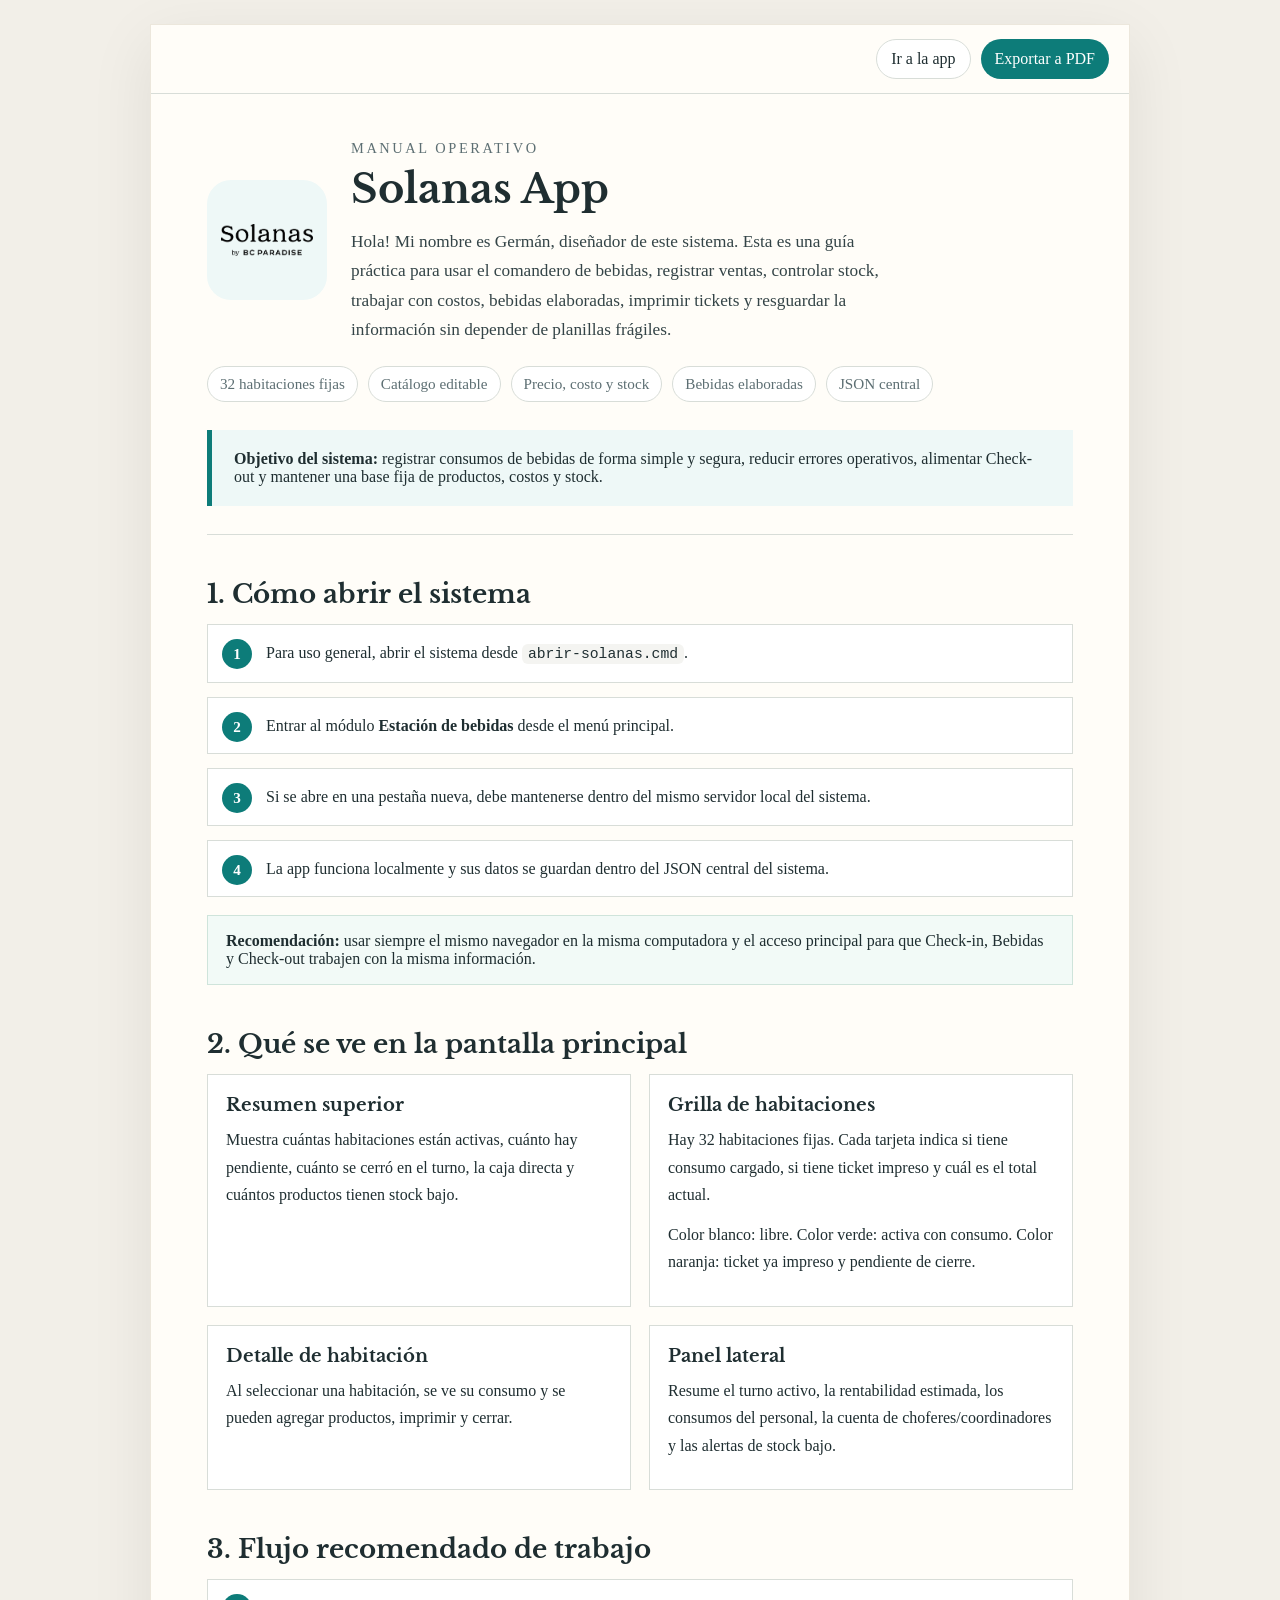
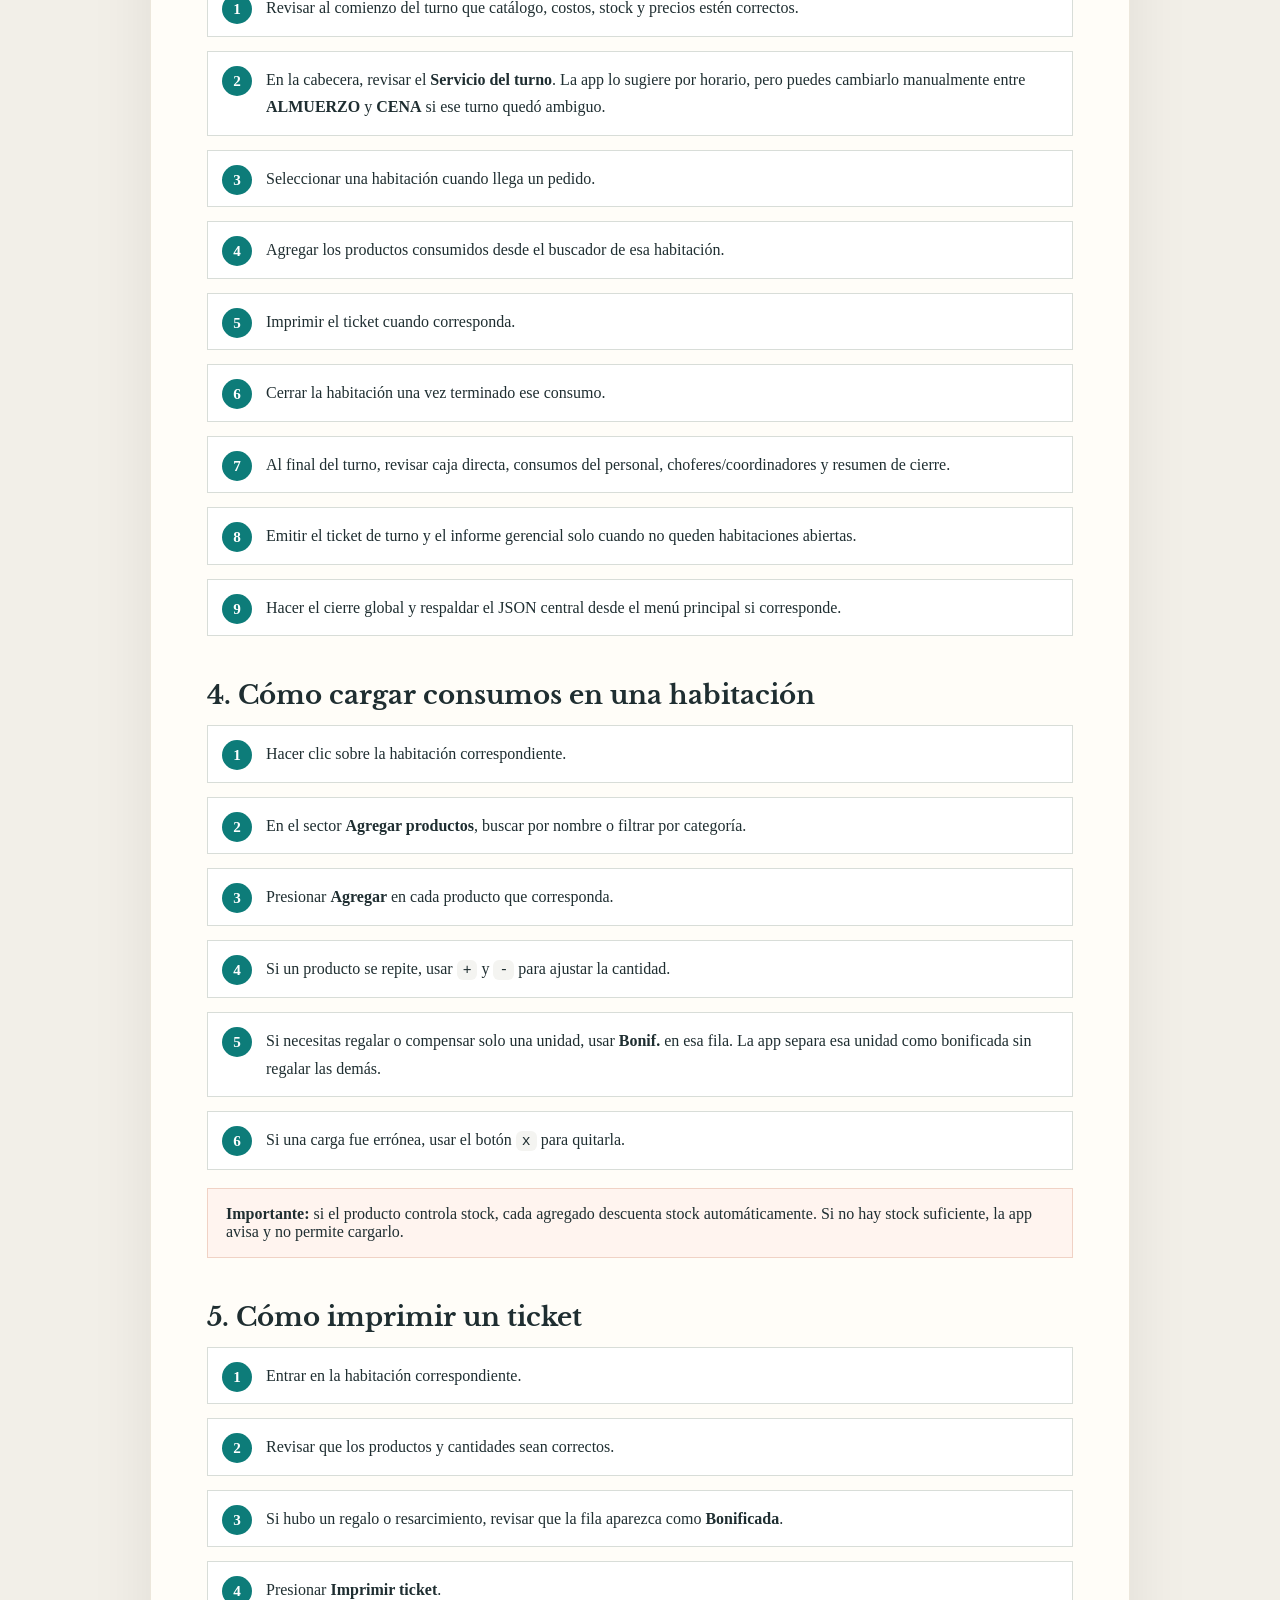
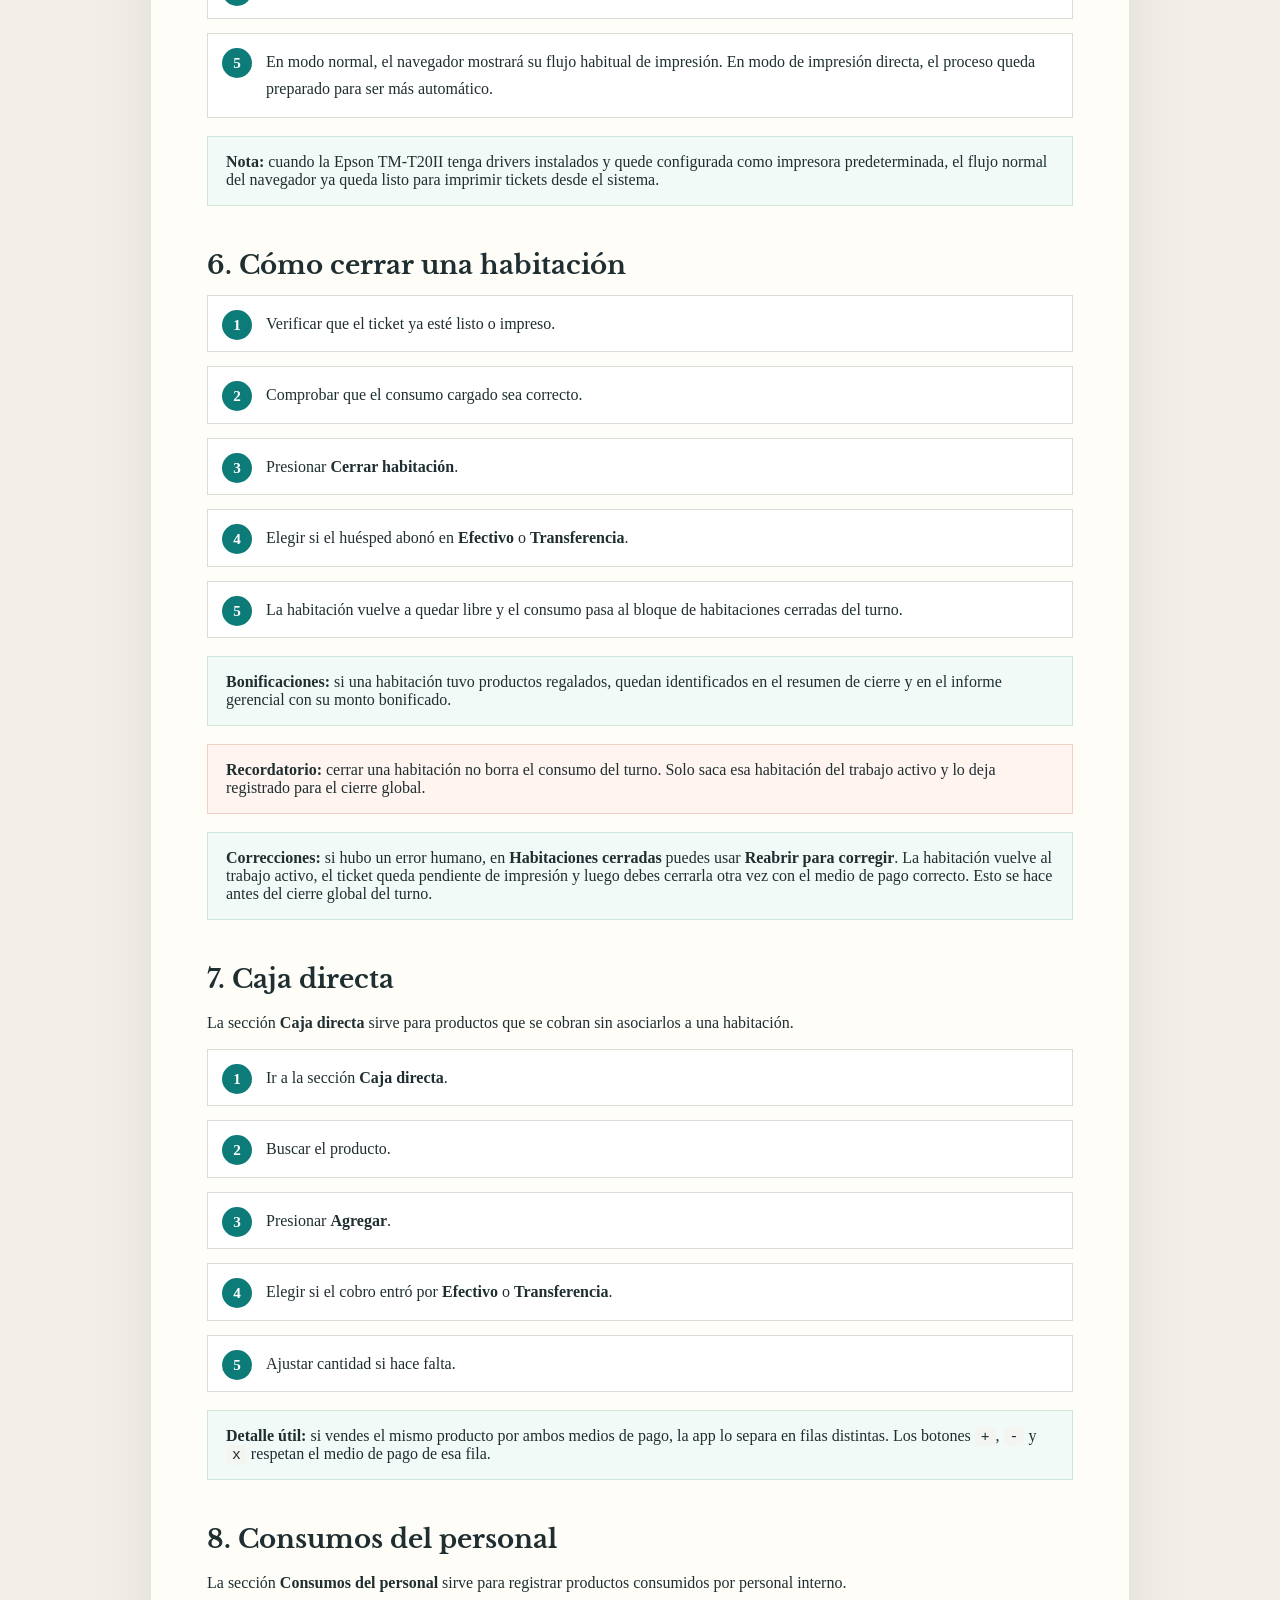
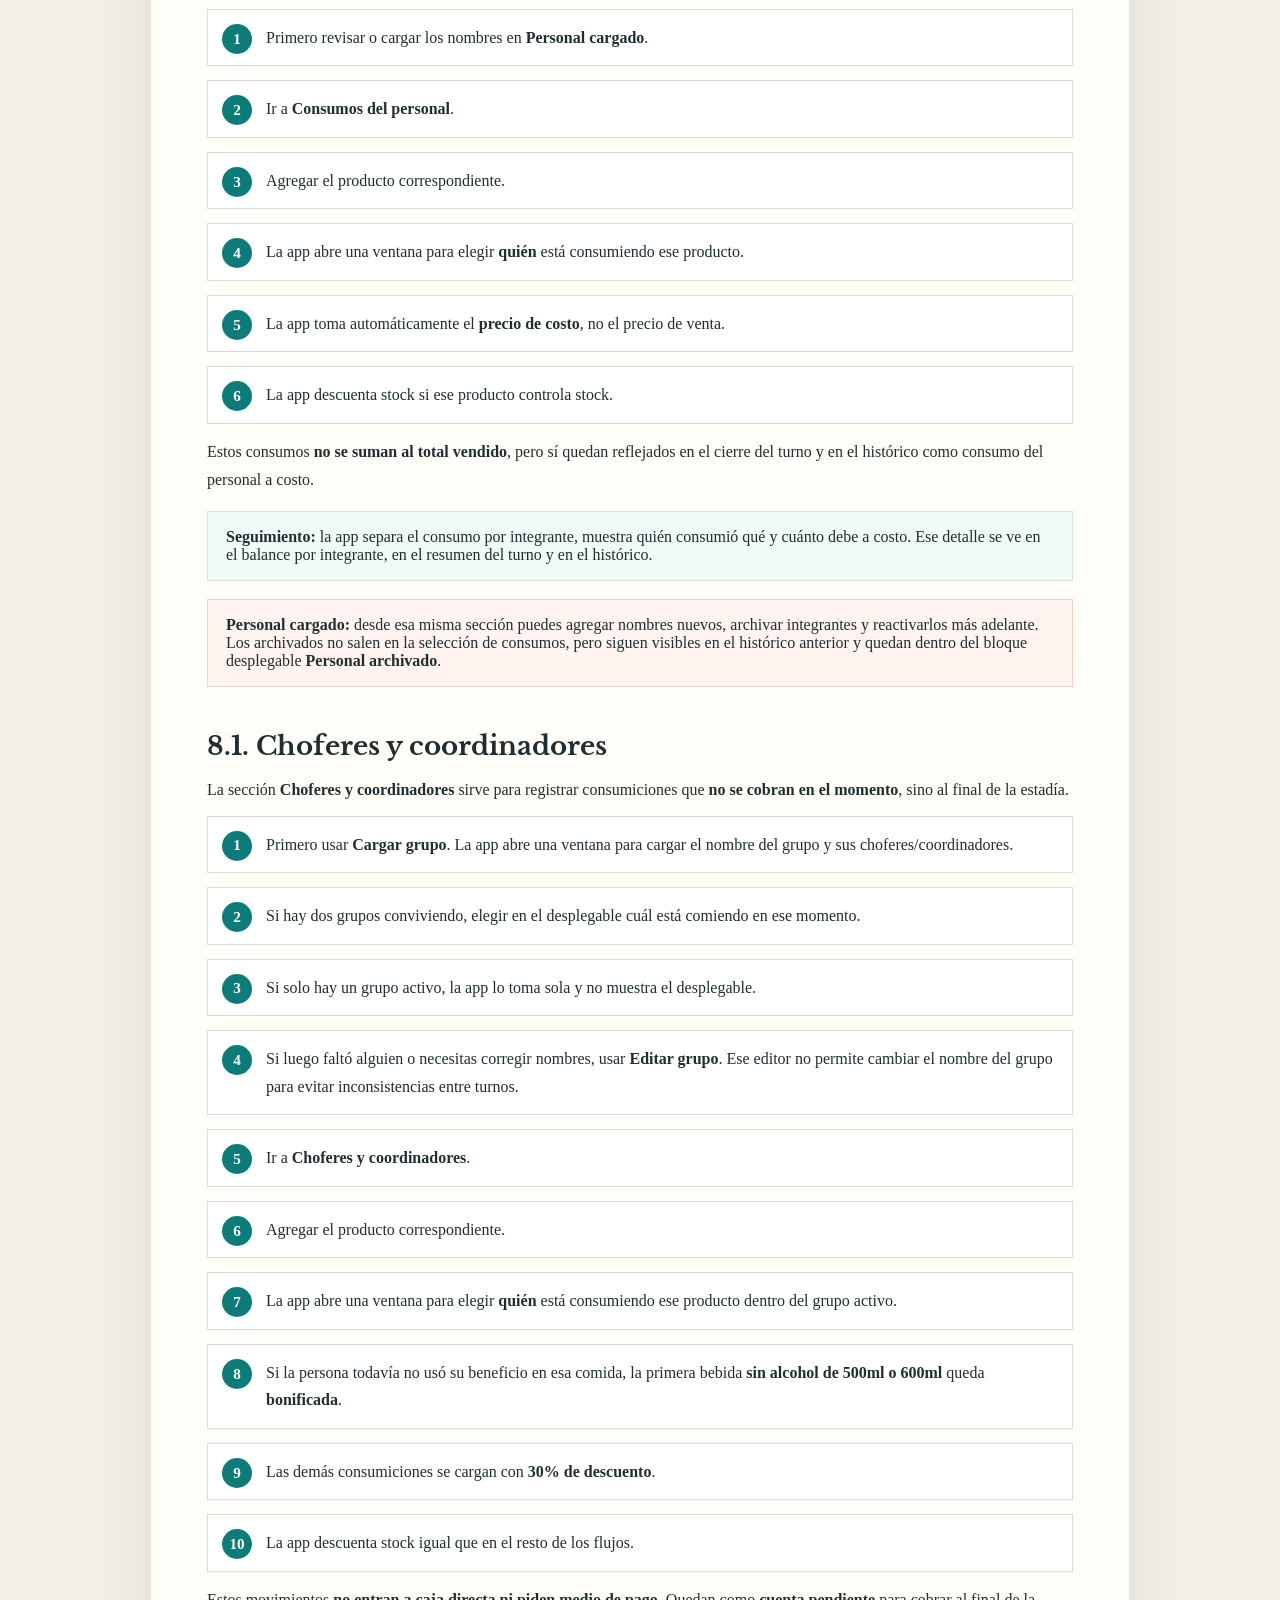
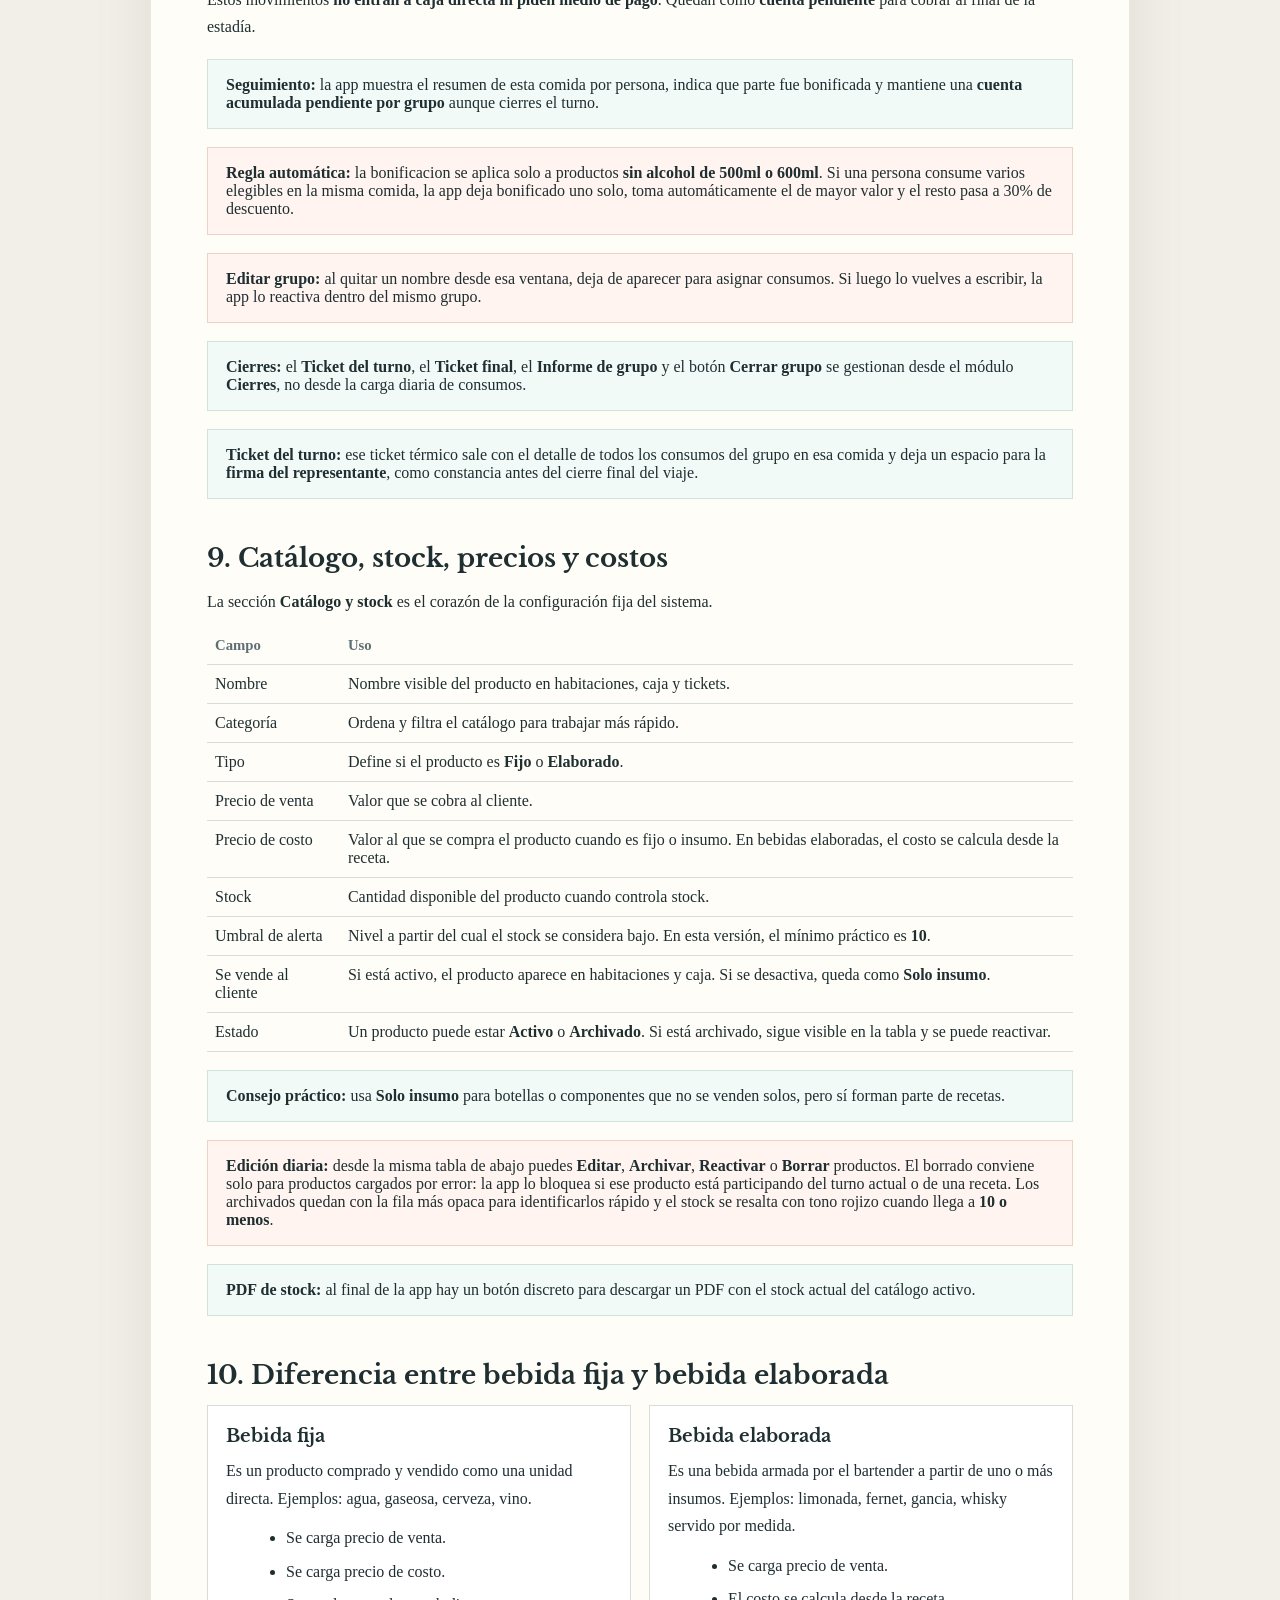
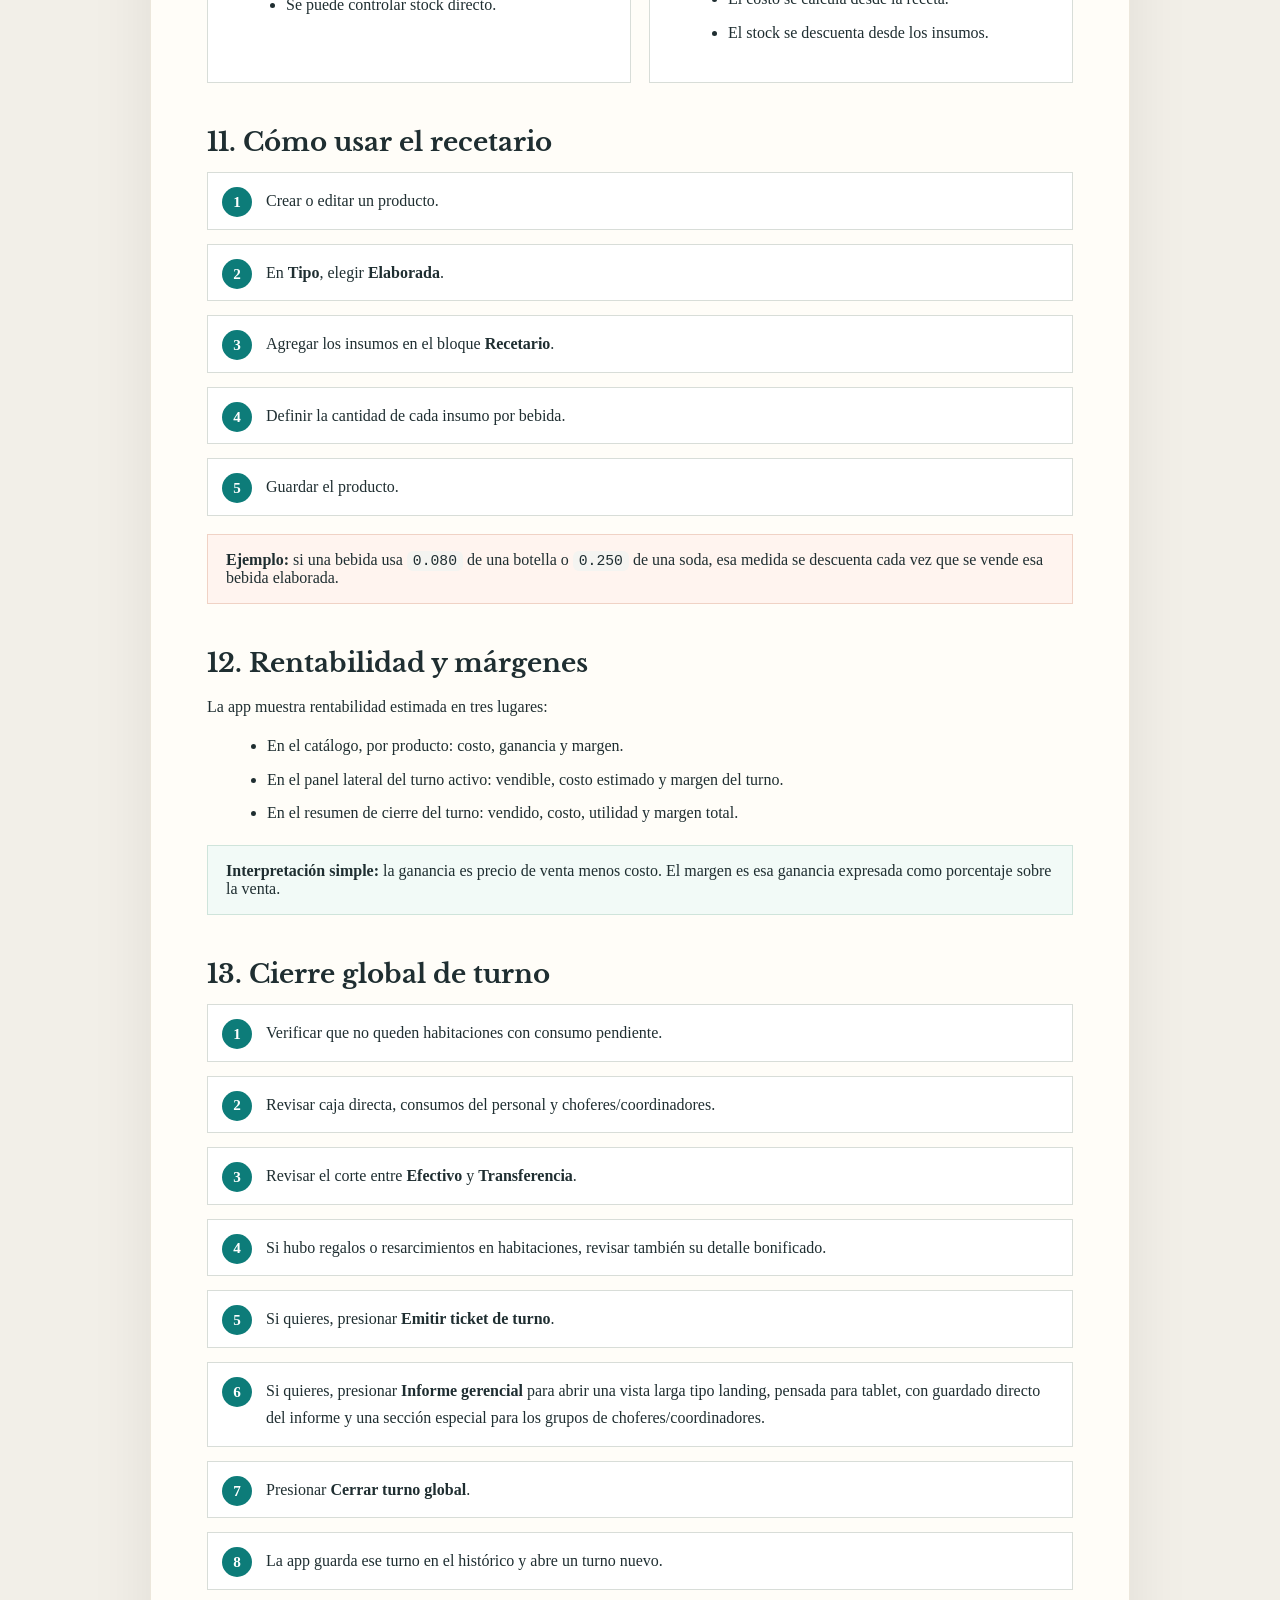
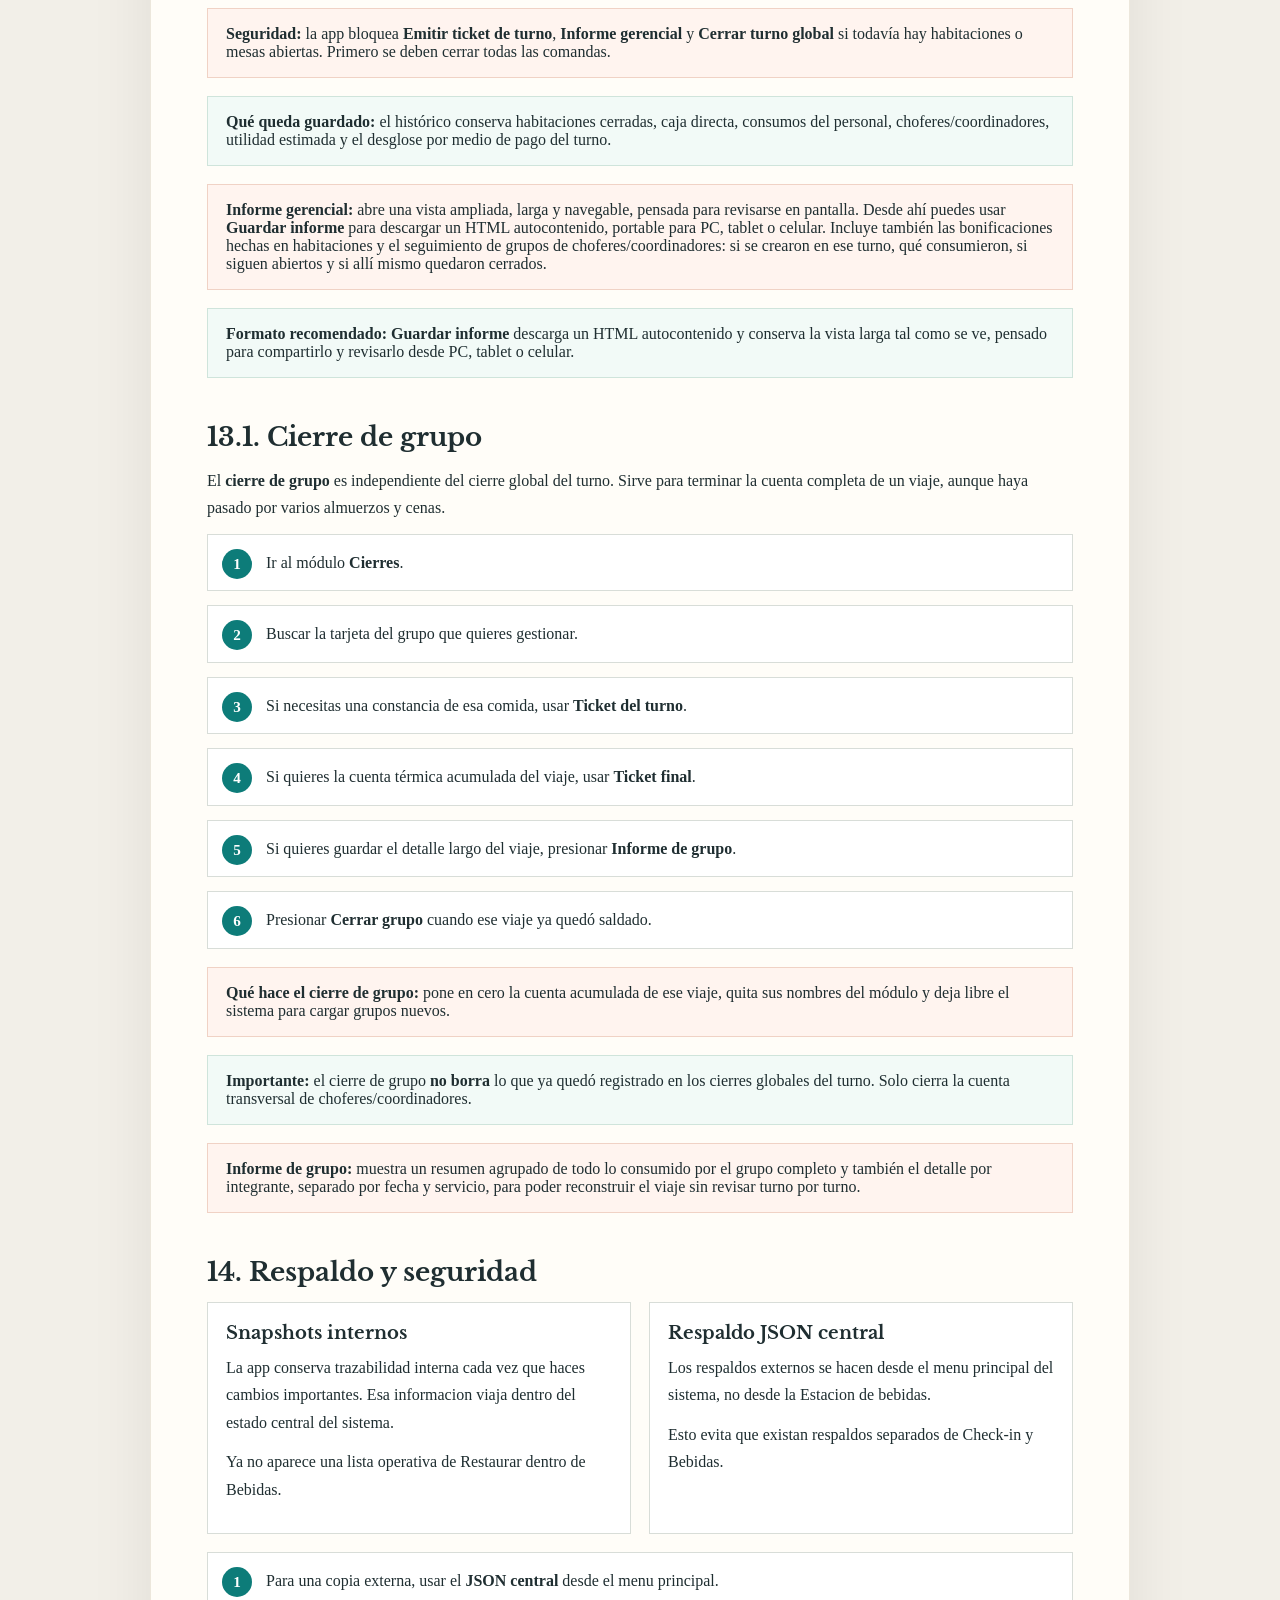
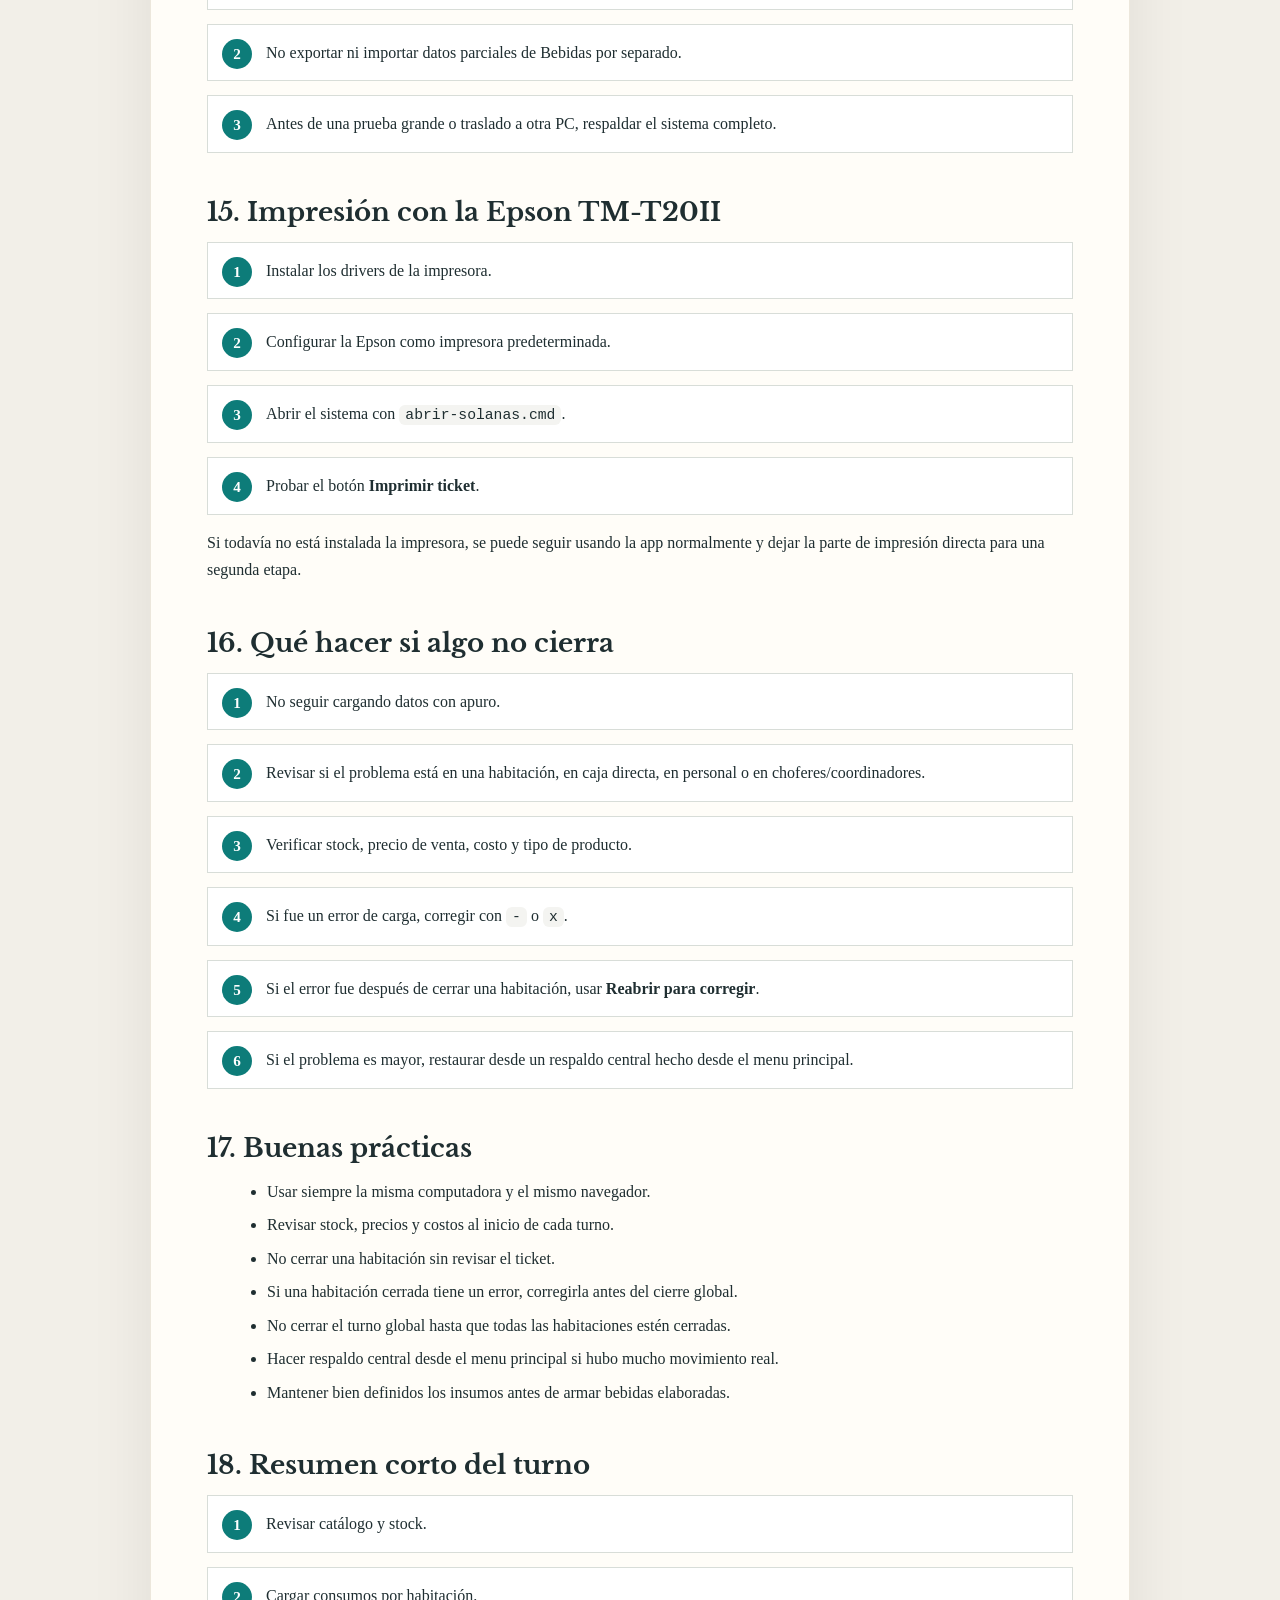
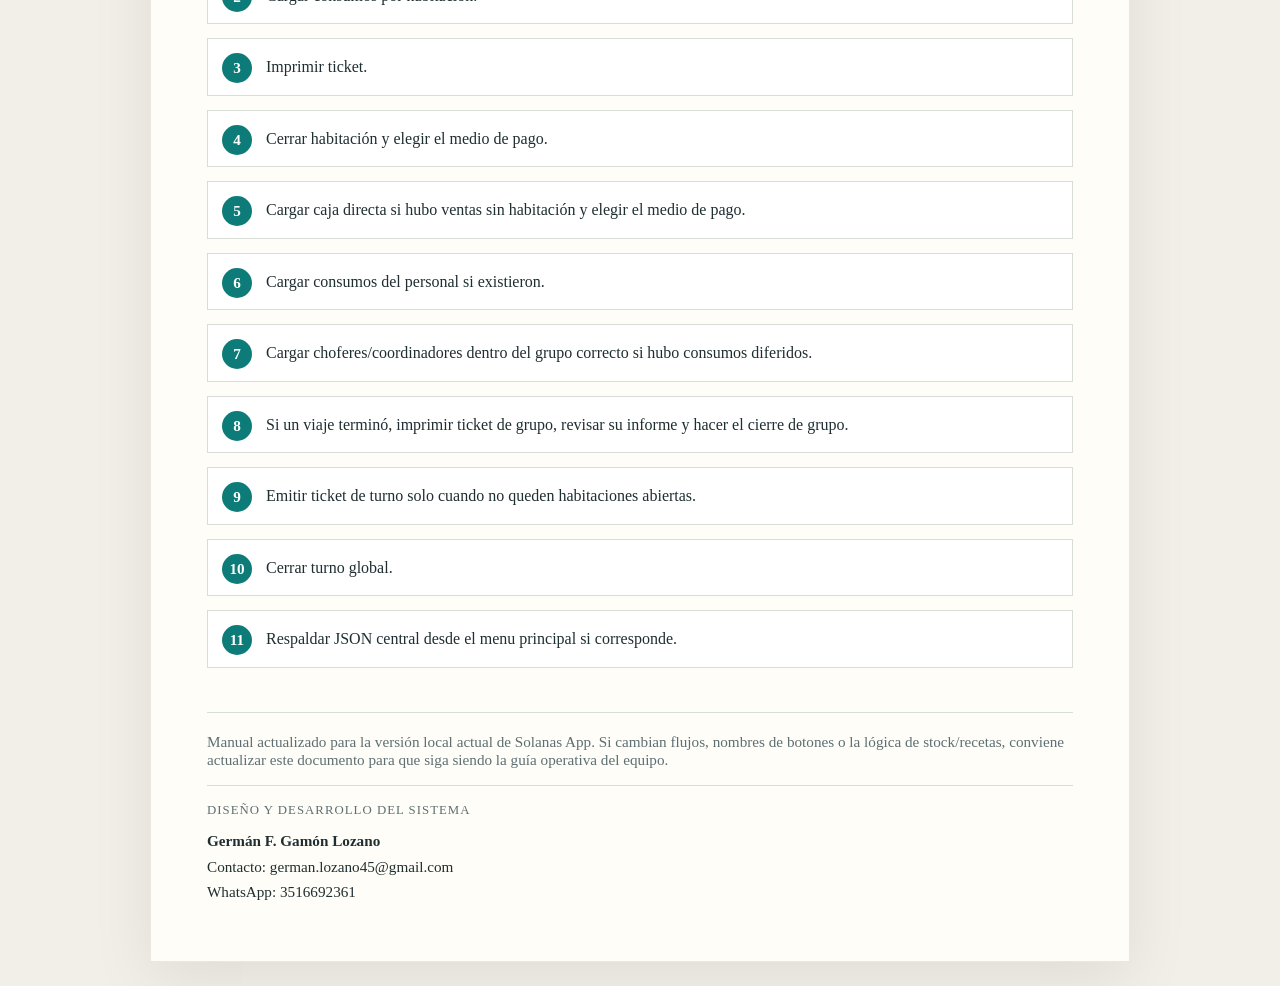
<file: modulos/bebidas/manual-de-uso.html>
﻿<!DOCTYPE html>
<html lang="es">
  <head>
    <meta charset="UTF-8" />
    <meta name="viewport" content="width=device-width, initial-scale=1.0" />
    <title>Manual de Uso | Solanas App</title>
    <link rel="icon" type="image/png" href="favicon-solanas.png" />
    <link rel="apple-touch-icon" href="favicon-solanas.png" />
    <style>
      @font-face {
        font-family: "Libre Baskerville Solanas";
        src: url("./fonts/libre-baskerville-bold.ttf") format("truetype");
        font-weight: 700;
        font-style: normal;
        font-display: swap;
      }

      :root {
        --ink: #1f2e31;
        --muted: #5d6f73;
        --line: #d8ddd8;
        --paper: #fffdf8;
        --accent: #0d7c79;
        --accent-soft: #eef8f7;
        --accent-2: #ef8354;
        --warm: #fff4ef;
        --ok: #f2faf7;
        --title-font: "Libre Baskerville Solanas", Georgia, "Times New Roman", serif;
      }

      * {
        box-sizing: border-box;
      }

      body {
        margin: 0;
        font-family: Georgia, "Times New Roman", serif;
        color: var(--ink);
        background: #f2efe8;
      }

      .page {
        width: min(980px, calc(100vw - 32px));
        margin: 24px auto;
        background: var(--paper);
        border: 1px solid #ece7dc;
        box-shadow: 0 18px 60px rgba(0, 0, 0, 0.08);
      }

      .toolbar {
        position: sticky;
        top: 0;
        z-index: 5;
        display: flex;
        justify-content: flex-end;
        gap: 10px;
        padding: 14px 20px;
        border-bottom: 1px solid var(--line);
        background: rgba(255, 253, 248, 0.96);
        backdrop-filter: blur(10px);
      }

      .toolbar button {
        padding: 10px 14px;
        border: 0;
        border-radius: 999px;
        background: var(--accent);
        color: #fff;
        font: inherit;
        cursor: pointer;
      }

      .toolbar .ghost {
        background: #fff;
        color: var(--ink);
        border: 1px solid var(--line);
      }

      .content {
        padding: 42px 56px 56px;
      }

      .cover {
        padding-bottom: 28px;
        border-bottom: 1px solid var(--line);
      }

      .cover-top {
        display: flex;
        align-items: center;
        gap: 24px;
      }

      .logo {
        width: 120px;
        height: 120px;
        object-fit: contain;
        border-radius: 24px;
        background: var(--accent-soft);
        padding: 14px;
      }

      .eyebrow {
        margin: 0 0 8px;
        color: var(--muted);
        font-size: 0.9rem;
        letter-spacing: 0.18em;
        text-transform: uppercase;
      }

      h1 {
        margin: 0;
        font-family: var(--title-font);
        font-weight: 700;
        font-size: 2.5rem;
        line-height: 1;
      }

      .lead {
        margin: 18px 0 0;
        max-width: 62ch;
        font-size: 1.08rem;
        line-height: 1.7;
        color: #344447;
      }

      .meta {
        margin-top: 22px;
        display: flex;
        flex-wrap: wrap;
        gap: 10px;
      }

      .pill {
        display: inline-flex;
        align-items: center;
        padding: 8px 12px;
        border-radius: 999px;
        border: 1px solid var(--line);
        background: #fff;
        color: var(--muted);
        font-size: 0.95rem;
      }

      .summary-box {
        margin-top: 28px;
        padding: 20px 22px;
        border-left: 5px solid var(--accent);
        background: var(--accent-soft);
      }

      h2 {
        margin: 42px 0 14px;
        font-family: var(--title-font);
        font-weight: 700;
        font-size: 1.65rem;
      }

      h3 {
        margin: 28px 0 10px;
        font-family: var(--title-font);
        font-weight: 700;
        font-size: 1.15rem;
      }

      p {
        margin: 0 0 12px;
        line-height: 1.72;
      }

      ul,
      ol {
        margin: 0 0 18px 20px;
        line-height: 1.72;
      }

      li + li {
        margin-top: 6px;
      }

      .callout {
        margin: 18px 0;
        padding: 16px 18px;
        border: 1px solid #f0d2c5;
        background: var(--warm);
      }

      .ok {
        border-color: #cfe4db;
        background: var(--ok);
      }

      .grid {
        display: grid;
        grid-template-columns: repeat(2, minmax(0, 1fr));
        gap: 18px;
      }

      .card {
        padding: 18px;
        border: 1px solid var(--line);
        background: #fff;
      }

      .card h3 {
        margin-top: 0;
      }

      .steps {
        counter-reset: step;
        list-style: none;
        margin: 0;
        padding: 0;
      }

      .steps li {
        position: relative;
        margin: 0 0 14px;
        padding: 14px 14px 14px 58px;
        border: 1px solid var(--line);
        background: #fff;
      }

      .steps li::before {
        counter-increment: step;
        content: counter(step);
        position: absolute;
        left: 14px;
        top: 14px;
        width: 30px;
        height: 30px;
        border-radius: 50%;
        display: grid;
        place-items: center;
        background: var(--accent);
        color: #fff;
        font-weight: bold;
        font-size: 0.95rem;
      }

      .mini-table {
        width: 100%;
        border-collapse: collapse;
        margin-top: 10px;
      }

      .mini-table th,
      .mini-table td {
        padding: 10px 8px;
        border-bottom: 1px solid var(--line);
        text-align: left;
        vertical-align: top;
      }

      .mini-table th {
        color: var(--muted);
        font-size: 0.92rem;
      }

      code {
        padding: 2px 6px;
        border-radius: 6px;
        background: #f4f4f1;
        font-family: "Courier New", monospace;
        font-size: 0.92em;
      }

      .footer {
        margin-top: 44px;
        padding-top: 20px;
        border-top: 1px solid var(--line);
        color: var(--muted);
        font-size: 0.95rem;
      }

      .footer-signature {
        margin-top: 16px;
        line-height: 1.7;
        padding-top: 14px;
        border-top: 1px solid var(--line);
        color: var(--ink);
      }

      .footer-signature-kicker {
        display: block;
        margin-bottom: 6px;
        font-size: 0.8rem;
        letter-spacing: 0.08em;
        text-transform: uppercase;
        color: var(--muted);
      }

      @page {
        size: A4;
        margin: 14mm;
      }

      @media (max-width: 760px) {
        .page {
          width: calc(100vw - 12px);
          margin: 6px auto;
        }

        .content {
          padding: 24px 18px 28px;
        }

        .cover-top,
        .grid {
          grid-template-columns: 1fr;
          display: grid;
        }

        .logo {
          width: 88px;
          height: 88px;
        }

        h1 {
          font-size: 2rem;
        }
      }

      @media print {
        body {
          background: #fff;
        }

        .page {
          width: 100%;
          margin: 0;
          border: 0;
          box-shadow: none;
        }

        .toolbar {
          display: none;
        }

        .content {
          padding: 0;
        }

        h2,
        h3,
        .card,
        .callout,
        .steps li {
          break-inside: avoid;
        }
      }
    </style>
  </head>
  <body>
    <div class="page">
      <div class="toolbar">
        <button type="button" class="ghost" onclick="window.location.href='index.html'">
          Ir a la app
        </button>
        <button type="button" onclick="window.print()">Exportar a PDF</button>
      </div>

      <div class="content">
        <section class="cover">
          <div class="cover-top">
            <img class="logo" src="../logo-solanas.png" alt="Solanas" />
            <div>
              <p class="eyebrow">Manual operativo</p>
              <h1>Solanas App</h1>
              <p class="lead">
                Hola! Mi nombre es Germán, diseñador de este sistema. Esta es una guía práctica
                para usar el comandero de bebidas, registrar ventas, controlar stock, trabajar con
                costos, bebidas elaboradas, imprimir tickets y resguardar la información sin
                depender de planillas frágiles.
              </p>
            </div>
          </div>

          <div class="meta">
            <span class="pill">32 habitaciones fijas</span>
            <span class="pill">Catálogo editable</span>
            <span class="pill">Precio, costo y stock</span>
            <span class="pill">Bebidas elaboradas</span>
            <span class="pill">JSON central</span>
          </div>

          <div class="summary-box">
            <strong>Objetivo del sistema:</strong>
            registrar consumos de bebidas de forma simple y segura, reducir errores operativos,
            alimentar Check-out y mantener una base fija de productos, costos y stock.
          </div>
        </section>

        <section>
          <h2>1. Cómo abrir el sistema</h2>
          <ol class="steps">
            <li>
              Para uso general, abrir el sistema desde <code>abrir-solanas.cmd</code>.
            </li>
            <li>
              Entrar al módulo <strong>Estación de bebidas</strong> desde el menú principal.
            </li>
            <li>
              Si se abre en una pestaña nueva, debe mantenerse dentro del mismo servidor local del sistema.
            </li>
            <li>
              La app funciona localmente y sus datos se guardan dentro del JSON central del sistema.
            </li>
          </ol>

          <div class="callout ok">
            <strong>Recomendación:</strong> usar siempre el mismo navegador en la misma
            computadora y el acceso principal para que Check-in, Bebidas y Check-out trabajen con la misma información.
          </div>
        </section>

        <section>
          <h2>2. Qué se ve en la pantalla principal</h2>
          <div class="grid">
            <article class="card">
              <h3>Resumen superior</h3>
              <p>
                Muestra cuántas habitaciones están activas, cuánto hay pendiente, cuánto se cerró
                en el turno, la caja directa y cuántos productos tienen stock bajo.
              </p>
            </article>
            <article class="card">
              <h3>Grilla de habitaciones</h3>
              <p>
                Hay 32 habitaciones fijas. Cada tarjeta indica si tiene consumo cargado, si tiene
                ticket impreso y cuál es el total actual.
              </p>
              <p>
                Color blanco: libre. Color verde: activa con consumo. Color naranja:
                ticket ya impreso y pendiente de cierre.
              </p>
            </article>
            <article class="card">
              <h3>Detalle de habitación</h3>
              <p>
                Al seleccionar una habitación, se ve su consumo y se pueden agregar productos,
                imprimir y cerrar.
              </p>
            </article>
            <article class="card">
              <h3>Panel lateral</h3>
              <p>
                Resume el turno activo, la rentabilidad estimada, los consumos del personal, la
                cuenta de choferes/coordinadores y las alertas de stock bajo.
              </p>
            </article>
          </div>
        </section>

        <section>
          <h2>3. Flujo recomendado de trabajo</h2>
          <ol class="steps">
            <li>Revisar al comienzo del turno que catálogo, costos, stock y precios estén correctos.</li>
            <li>En la cabecera, revisar el <strong>Servicio del turno</strong>. La app lo sugiere por horario, pero puedes cambiarlo manualmente entre <strong>ALMUERZO</strong> y <strong>CENA</strong> si ese turno quedó ambiguo.</li>
            <li>Seleccionar una habitación cuando llega un pedido.</li>
            <li>Agregar los productos consumidos desde el buscador de esa habitación.</li>
            <li>Imprimir el ticket cuando corresponda.</li>
            <li>Cerrar la habitación una vez terminado ese consumo.</li>
            <li>Al final del turno, revisar caja directa, consumos del personal, choferes/coordinadores y resumen de cierre.</li>
            <li>Emitir el ticket de turno y el informe gerencial solo cuando no queden habitaciones abiertas.</li>
            <li>Hacer el cierre global y respaldar el JSON central desde el menú principal si corresponde.</li>
          </ol>
        </section>

        <section>
          <h2>4. Cómo cargar consumos en una habitación</h2>
          <ol class="steps">
            <li>Hacer clic sobre la habitación correspondiente.</li>
            <li>
              En el sector <strong>Agregar productos</strong>, buscar por nombre o filtrar por
              categoría.
            </li>
            <li>Presionar <strong>Agregar</strong> en cada producto que corresponda.</li>
            <li>
              Si un producto se repite, usar <code>+</code> y <code>-</code> para ajustar la
              cantidad.
            </li>
            <li>Si necesitas regalar o compensar solo una unidad, usar <strong>Bonif.</strong> en esa fila. La app separa esa unidad como bonificada sin regalar las dem&aacute;s.</li>
            <li>Si una carga fue errónea, usar el botón <code>x</code> para quitarla.</li>
          </ol>

          <div class="callout">
            <strong>Importante:</strong> si el producto controla stock, cada agregado descuenta
            stock automáticamente. Si no hay stock suficiente, la app avisa y no permite cargarlo.
          </div>
        </section>

        <section>
          <h2>5. Cómo imprimir un ticket</h2>
          <ol class="steps">
            <li>Entrar en la habitación correspondiente.</li>
            <li>Revisar que los productos y cantidades sean correctos.</li>
            <li>Si hubo un regalo o resarcimiento, revisar que la fila aparezca como <strong>Bonificada</strong>.</li>
            <li>Presionar <strong>Imprimir ticket</strong>.</li>
            <li>
              En modo normal, el navegador mostrará su flujo habitual de impresión. En modo de
              impresión directa, el proceso queda preparado para ser más automático.
            </li>
          </ol>

          <div class="callout ok">
            <strong>Nota:</strong> cuando la Epson TM-T20II tenga drivers instalados y quede
            configurada como impresora predeterminada, el flujo normal del navegador ya queda listo
            para imprimir tickets desde el sistema.
          </div>
        </section>

        <section>
          <h2>6. Cómo cerrar una habitación</h2>
          <ol class="steps">
            <li>Verificar que el ticket ya esté listo o impreso.</li>
            <li>Comprobar que el consumo cargado sea correcto.</li>
            <li>Presionar <strong>Cerrar habitación</strong>.</li>
            <li>Elegir si el huésped abonó en <strong>Efectivo</strong> o <strong>Transferencia</strong>.</li>
            <li>
              La habitación vuelve a quedar libre y el consumo pasa al bloque de habitaciones
              cerradas del turno.
            </li>
          </ol>

          <div class="callout ok">
            <strong>Bonificaciones:</strong> si una habitaci&oacute;n tuvo productos regalados, quedan identificados en el resumen de cierre y en el informe gerencial con su monto bonificado.
          </div>

          <div class="callout">
            <strong>Recordatorio:</strong> cerrar una habitación no borra el consumo del turno.
            Solo saca esa habitación del trabajo activo y lo deja registrado para el cierre global.
          </div>

          <div class="callout ok">
            <strong>Correcciones:</strong> si hubo un error humano, en
            <strong>Habitaciones cerradas</strong> puedes usar
            <strong>Reabrir para corregir</strong>. La habitación vuelve al trabajo activo, el
            ticket queda pendiente de impresión y luego debes cerrarla otra vez con el medio de
            pago correcto. Esto se hace antes del cierre global del turno.
          </div>
        </section>

        <section>
          <h2>7. Caja directa</h2>
          <p>
            La sección <strong>Caja directa</strong> sirve para productos que se cobran sin
            asociarlos a una habitación.
          </p>
          <ol class="steps">
            <li>Ir a la sección <strong>Caja directa</strong>.</li>
            <li>Buscar el producto.</li>
            <li>Presionar <strong>Agregar</strong>.</li>
            <li>Elegir si el cobro entró por <strong>Efectivo</strong> o <strong>Transferencia</strong>.</li>
            <li>Ajustar cantidad si hace falta.</li>
          </ol>

          <div class="callout ok">
            <strong>Detalle útil:</strong> si vendes el mismo producto por ambos medios de pago,
            la app lo separa en filas distintas. Los botones <code>+</code>, <code>-</code> y
            <code>x</code> respetan el medio de pago de esa fila.
          </div>
        </section>

        <section>
          <h2>8. Consumos del personal</h2>
          <p>
            La sección <strong>Consumos del personal</strong> sirve para registrar productos
            consumidos por personal interno.
          </p>
          <ol class="steps">
            <li>Primero revisar o cargar los nombres en <strong>Personal cargado</strong>.</li>
            <li>Ir a <strong>Consumos del personal</strong>.</li>
            <li>Agregar el producto correspondiente.</li>
            <li>La app abre una ventana para elegir <strong>quién</strong> está consumiendo ese producto.</li>
            <li>La app toma automáticamente el <strong>precio de costo</strong>, no el precio de venta.</li>
            <li>La app descuenta stock si ese producto controla stock.</li>
          </ol>
          <p>
            Estos consumos <strong>no se suman al total vendido</strong>, pero sí quedan reflejados
            en el cierre del turno y en el histórico como consumo del personal a costo.
          </p>

          <div class="callout ok">
            <strong>Seguimiento:</strong> la app separa el consumo por integrante, muestra quién
            consumió qué y cuánto debe a costo. Ese detalle se ve en el balance por integrante,
            en el resumen del turno y en el histórico.
          </div>

          <div class="callout">
            <strong>Personal cargado:</strong> desde esa misma sección puedes agregar nombres
            nuevos, archivar integrantes y reactivarlos más adelante. Los archivados no salen en la
            selección de consumos, pero siguen visibles en el histórico anterior y quedan dentro
            del bloque desplegable <strong>Personal archivado</strong>.
          </div>
        </section>

        <section>
          <h2>8.1. Choferes y coordinadores</h2>
          <p>
            La sección <strong>Choferes y coordinadores</strong> sirve para registrar consumiciones
            que <strong>no se cobran en el momento</strong>, sino al final de la estadía.
          </p>
          <ol class="steps">
            <li>Primero usar <strong>Cargar grupo</strong>. La app abre una ventana para cargar el nombre del grupo y sus choferes/coordinadores.</li>
            <li>Si hay dos grupos conviviendo, elegir en el desplegable cuál está comiendo en ese momento.</li>
            <li>Si solo hay un grupo activo, la app lo toma sola y no muestra el desplegable.</li>
            <li>Si luego faltó alguien o necesitas corregir nombres, usar <strong>Editar grupo</strong>. Ese editor no permite cambiar el nombre del grupo para evitar inconsistencias entre turnos.</li>
            <li>Ir a <strong>Choferes y coordinadores</strong>.</li>
            <li>Agregar el producto correspondiente.</li>
            <li>La app abre una ventana para elegir <strong>quién</strong> está consumiendo ese producto dentro del grupo activo.</li>
            <li>Si la persona todavía no usó su beneficio en esa comida, la primera bebida <strong>sin alcohol de 500ml o 600ml</strong> queda <strong>bonificada</strong>.</li>
            <li>Las demás consumiciones se cargan con <strong>30% de descuento</strong>.</li>
            <li>La app descuenta stock igual que en el resto de los flujos.</li>
          </ol>
          <p>
            Estos movimientos <strong>no entran a caja directa ni piden medio de pago</strong>.
            Quedan como <strong>cuenta pendiente</strong> para cobrar al final de la estadía.
          </p>

          <div class="callout ok">
            <strong>Seguimiento:</strong> la app muestra el resumen de esta comida por persona,
            indica que parte fue bonificada y mantiene una <strong>cuenta acumulada pendiente por grupo</strong>
            aunque cierres el turno.
          </div>

          <div class="callout">
            <strong>Regla automática:</strong> la bonificacion se aplica solo a productos
            <strong>sin alcohol de 500ml o 600ml</strong>. Si una persona consume varios elegibles en la
            misma comida, la app deja bonificado uno solo, toma automáticamente el de mayor valor
            y el resto pasa a 30% de descuento.
          </div>

          <div class="callout">
            <strong>Editar grupo:</strong> al quitar un nombre desde esa ventana, deja de aparecer
            para asignar consumos. Si luego lo vuelves a escribir, la app lo reactiva dentro del mismo grupo.
          </div>

          <div class="callout ok">
            <strong>Cierres:</strong> el <strong>Ticket del turno</strong>, el <strong>Ticket final</strong>,
            el <strong>Informe de grupo</strong> y el botón <strong>Cerrar grupo</strong> se gestionan desde
            el módulo <strong>Cierres</strong>, no desde la carga diaria de consumos.
          </div>

          <div class="callout ok">
            <strong>Ticket del turno:</strong> ese ticket térmico sale con el detalle de todos los consumos
            del grupo en esa comida y deja un espacio para la <strong>firma del representante</strong>,
            como constancia antes del cierre final del viaje.
          </div>
        </section>

        <section>
          <h2>9. Catálogo, stock, precios y costos</h2>
          <p>
            La sección <strong>Catálogo y stock</strong> es el corazón de la configuración fija del
            sistema.
          </p>

          <table class="mini-table">
            <thead>
              <tr>
                <th>Campo</th>
                <th>Uso</th>
              </tr>
            </thead>
            <tbody>
              <tr>
                <td>Nombre</td>
                <td>Nombre visible del producto en habitaciones, caja y tickets.</td>
              </tr>
              <tr>
                <td>Categoría</td>
                <td>Ordena y filtra el catálogo para trabajar más rápido.</td>
              </tr>
              <tr>
                <td>Tipo</td>
                <td>Define si el producto es <strong>Fijo</strong> o <strong>Elaborado</strong>.</td>
              </tr>
              <tr>
                <td>Precio de venta</td>
                <td>Valor que se cobra al cliente.</td>
              </tr>
              <tr>
                <td>Precio de costo</td>
                <td>
                  Valor al que se compra el producto cuando es fijo o insumo. En bebidas
                  elaboradas, el costo se calcula desde la receta.
                </td>
              </tr>
              <tr>
                <td>Stock</td>
                <td>Cantidad disponible del producto cuando controla stock.</td>
              </tr>
              <tr>
                <td>Umbral de alerta</td>
                <td>Nivel a partir del cual el stock se considera bajo. En esta versión, el mínimo práctico es <strong>10</strong>.</td>
              </tr>
              <tr>
                <td>Se vende al cliente</td>
                <td>
                  Si está activo, el producto aparece en habitaciones y caja. Si se desactiva,
                  queda como <strong>Solo insumo</strong>.
                </td>
              </tr>
              <tr>
                <td>Estado</td>
                <td>
                  Un producto puede estar <strong>Activo</strong> o <strong>Archivado</strong>. Si
                  está archivado, sigue visible en la tabla y se puede reactivar.
                </td>
              </tr>
            </tbody>
          </table>

          <div class="callout ok">
            <strong>Consejo práctico:</strong> usa <strong>Solo insumo</strong> para botellas o
            componentes que no se venden solos, pero sí forman parte de recetas.
          </div>

          <div class="callout">
            <strong>Edición diaria:</strong> desde la misma tabla de abajo puedes
            <strong>Editar</strong>, <strong>Archivar</strong>, <strong>Reactivar</strong> o
            <strong>Borrar</strong> productos. El borrado conviene solo para productos cargados por
            error: la app lo bloquea si ese producto está participando del turno actual o de una
            receta. Los archivados quedan con la fila más opaca para identificarlos rápido y el
            stock se resalta con tono rojizo cuando llega a <strong>10 o menos</strong>.
          </div>

          <div class="callout ok">
            <strong>PDF de stock:</strong> al final de la app hay un botón discreto para descargar
            un PDF con el stock actual del catálogo activo.
          </div>
        </section>

        <section>
          <h2>10. Diferencia entre bebida fija y bebida elaborada</h2>
          <div class="grid">
            <article class="card">
              <h3>Bebida fija</h3>
              <p>
                Es un producto comprado y vendido como una unidad directa. Ejemplos: agua,
                gaseosa, cerveza, vino.
              </p>
              <ul>
                <li>Se carga precio de venta.</li>
                <li>Se carga precio de costo.</li>
                <li>Se puede controlar stock directo.</li>
              </ul>
            </article>
            <article class="card">
              <h3>Bebida elaborada</h3>
              <p>
                Es una bebida armada por el bartender a partir de uno o más insumos. Ejemplos:
                limonada, fernet, gancia, whisky servido por medida.
              </p>
              <ul>
                <li>Se carga precio de venta.</li>
                <li>El costo se calcula desde la receta.</li>
                <li>El stock se descuenta desde los insumos.</li>
              </ul>
            </article>
          </div>
        </section>

        <section>
          <h2>11. Cómo usar el recetario</h2>
          <ol class="steps">
            <li>Crear o editar un producto.</li>
            <li>En <strong>Tipo</strong>, elegir <strong>Elaborada</strong>.</li>
            <li>Agregar los insumos en el bloque <strong>Recetario</strong>.</li>
            <li>Definir la cantidad de cada insumo por bebida.</li>
            <li>Guardar el producto.</li>
          </ol>

          <div class="callout">
            <strong>Ejemplo:</strong> si una bebida usa <code>0.080</code> de una botella o
            <code>0.250</code> de una soda, esa medida se descuenta cada vez que se vende esa
            bebida elaborada.
          </div>
        </section>

        <section>
          <h2>12. Rentabilidad y márgenes</h2>
          <p>
            La app muestra rentabilidad estimada en tres lugares:
          </p>
          <ul>
            <li>En el catálogo, por producto: costo, ganancia y margen.</li>
            <li>En el panel lateral del turno activo: vendible, costo estimado y margen del turno.</li>
            <li>En el resumen de cierre del turno: vendido, costo, utilidad y margen total.</li>
          </ul>

          <div class="callout ok">
            <strong>Interpretación simple:</strong> la ganancia es precio de venta menos costo. El
            margen es esa ganancia expresada como porcentaje sobre la venta.
          </div>
        </section>

        <section>
          <h2>13. Cierre global de turno</h2>
          <ol class="steps">
            <li>Verificar que no queden habitaciones con consumo pendiente.</li>
            <li>Revisar caja directa, consumos del personal y choferes/coordinadores.</li>
            <li>Revisar el corte entre <strong>Efectivo</strong> y <strong>Transferencia</strong>.</li>
            <li>Si hubo regalos o resarcimientos en habitaciones, revisar tambi&eacute;n su detalle bonificado.</li>
            <li>Si quieres, presionar <strong>Emitir ticket de turno</strong>.</li>
            <li>Si quieres, presionar <strong>Informe gerencial</strong> para abrir una vista larga tipo landing, pensada para tablet, con guardado directo del informe y una secci&oacute;n especial para los grupos de choferes/coordinadores.</li>
            <li>Presionar <strong>Cerrar turno global</strong>.</li>
            <li>La app guarda ese turno en el histórico y abre un turno nuevo.</li>
          </ol>

          <div class="callout">
            <strong>Seguridad:</strong> la app bloquea <strong>Emitir ticket de turno</strong>,
            <strong>Informe gerencial</strong> y <strong>Cerrar turno global</strong> si todavía hay
            habitaciones o mesas abiertas. Primero se deben cerrar todas las comandas.
          </div>

          <div class="callout ok">
            <strong>Qué queda guardado:</strong> el histórico conserva habitaciones cerradas, caja
            directa, consumos del personal, choferes/coordinadores, utilidad estimada y el
            desglose por medio de pago del turno.
          </div>
          <div class="callout">
            <strong>Informe gerencial:</strong> abre una vista ampliada, larga y navegable, pensada
            para revisarse en pantalla. Desde ah&iacute; puedes usar <strong>Guardar informe</strong> para
            descargar un HTML autocontenido, portable para PC, tablet o celular. Incluye tambi&eacute;n
            las bonificaciones hechas en habitaciones y el seguimiento de grupos de
            choferes/coordinadores: si se crearon en ese turno, qu&eacute; consumieron, si siguen
            abiertos y si all&iacute; mismo quedaron cerrados.
          </div>
          <div class="callout ok">
            <strong>Formato recomendado:</strong> <strong>Guardar informe</strong> descarga un HTML
            autocontenido y conserva la vista larga tal como se ve, pensado para compartirlo y revisarlo
            desde PC, tablet o celular.
          </div>
        </section>

        <section>
          <h2>13.1. Cierre de grupo</h2>
          <p>
            El <strong>cierre de grupo</strong> es independiente del cierre global del turno. Sirve para
            terminar la cuenta completa de un viaje, aunque haya pasado por varios almuerzos y cenas.
          </p>
          <ol class="steps">
            <li>Ir al módulo <strong>Cierres</strong>.</li>
            <li>Buscar la tarjeta del grupo que quieres gestionar.</li>
            <li>Si necesitas una constancia de esa comida, usar <strong>Ticket del turno</strong>.</li>
            <li>Si quieres la cuenta térmica acumulada del viaje, usar <strong>Ticket final</strong>.</li>
            <li>Si quieres guardar el detalle largo del viaje, presionar <strong>Informe de grupo</strong>.</li>
            <li>Presionar <strong>Cerrar grupo</strong> cuando ese viaje ya quedó saldado.</li>
          </ol>

          <div class="callout">
            <strong>Qué hace el cierre de grupo:</strong> pone en cero la cuenta acumulada de ese viaje,
            quita sus nombres del módulo y deja libre el sistema para cargar grupos nuevos.
          </div>

          <div class="callout ok">
            <strong>Importante:</strong> el cierre de grupo <strong>no borra</strong> lo que ya quedó registrado
            en los cierres globales del turno. Solo cierra la cuenta transversal de choferes/coordinadores.
          </div>
          <div class="callout">
            <strong>Informe de grupo:</strong> muestra un resumen agrupado de todo lo consumido por el grupo
            completo y tambi&eacute;n el detalle por integrante, separado por fecha y servicio, para poder
            reconstruir el viaje sin revisar turno por turno.
          </div>
        </section>

        <section>
          <h2>14. Respaldo y seguridad</h2>
          <div class="grid">
            <article class="card">
              <h3>Snapshots internos</h3>
              <p>
                La app conserva trazabilidad interna cada vez que haces cambios importantes. Esa
                informacion viaja dentro del estado central del sistema.
              </p>
              <p>Ya no aparece una lista operativa de Restaurar dentro de Bebidas.</p>
            </article>
            <article class="card">
              <h3>Respaldo JSON central</h3>
              <p>
                Los respaldos externos se hacen desde el menu principal del sistema, no desde la
                Estacion de bebidas.
              </p>
              <p>Esto evita que existan respaldos separados de Check-in y Bebidas.</p>
            </article>
          </div>

          <ol class="steps" style="margin-top: 18px;">
            <li>Para una copia externa, usar el <strong>JSON central</strong> desde el menu principal.</li>
            <li>No exportar ni importar datos parciales de Bebidas por separado.</li>
            <li>Antes de una prueba grande o traslado a otra PC, respaldar el sistema completo.</li>
          </ol>
        </section>

        <section>
          <h2>15. Impresión con la Epson TM-T20II</h2>
          <ol class="steps">
            <li>Instalar los drivers de la impresora.</li>
            <li>Configurar la Epson como impresora predeterminada.</li>
            <li>Abrir el sistema con <code>abrir-solanas.cmd</code>.</li>
            <li>Probar el botón <strong>Imprimir ticket</strong>.</li>
          </ol>
          <p>
            Si todavía no está instalada la impresora, se puede seguir usando la app normalmente y
            dejar la parte de impresión directa para una segunda etapa.
          </p>
        </section>

        <section>
          <h2>16. Qué hacer si algo no cierra</h2>
          <ol class="steps">
            <li>No seguir cargando datos con apuro.</li>
            <li>Revisar si el problema está en una habitación, en caja directa, en personal o en choferes/coordinadores.</li>
            <li>Verificar stock, precio de venta, costo y tipo de producto.</li>
            <li>Si fue un error de carga, corregir con <code>-</code> o <code>x</code>.</li>
            <li>Si el error fue después de cerrar una habitación, usar <strong>Reabrir para corregir</strong>.</li>
            <li>Si el problema es mayor, restaurar desde un respaldo central hecho desde el menu principal.</li>
          </ol>
        </section>

        <section>
          <h2>17. Buenas prácticas</h2>
          <ul>
            <li>Usar siempre la misma computadora y el mismo navegador.</li>
            <li>Revisar stock, precios y costos al inicio de cada turno.</li>
            <li>No cerrar una habitación sin revisar el ticket.</li>
            <li>Si una habitación cerrada tiene un error, corregirla antes del cierre global.</li>
            <li>No cerrar el turno global hasta que todas las habitaciones estén cerradas.</li>
            <li>Hacer respaldo central desde el menu principal si hubo mucho movimiento real.</li>
            <li>Mantener bien definidos los insumos antes de armar bebidas elaboradas.</li>
          </ul>
        </section>

        <section>
          <h2>18. Resumen corto del turno</h2>
          <ol class="steps">
            <li>Revisar catálogo y stock.</li>
            <li>Cargar consumos por habitación.</li>
            <li>Imprimir ticket.</li>
            <li>Cerrar habitación y elegir el medio de pago.</li>
            <li>Cargar caja directa si hubo ventas sin habitación y elegir el medio de pago.</li>
            <li>Cargar consumos del personal si existieron.</li>
            <li>Cargar choferes/coordinadores dentro del grupo correcto si hubo consumos diferidos.</li>
            <li>Si un viaje terminó, imprimir ticket de grupo, revisar su informe y hacer el cierre de grupo.</li>
            <li>Emitir ticket de turno solo cuando no queden habitaciones abiertas.</li>
            <li>Cerrar turno global.</li>
            <li>Respaldar JSON central desde el menu principal si corresponde.</li>
          </ol>
        </section>

        <div class="footer">
          Manual actualizado para la versión local actual de Solanas App. Si cambian flujos,
          nombres de botones o la lógica de stock/recetas, conviene actualizar este documento para
          que siga siendo la guía operativa del equipo.
          <div class="footer-signature">
            <span class="footer-signature-kicker">Diseño y desarrollo del sistema</span>
            <strong>Germán F. Gamón Lozano</strong><br />
            Contacto: german.lozano45@gmail.com<br />
            WhatsApp: 3516692361
          </div>
        </div>
      </div>
    </div>
  </body>
</html>
</file>
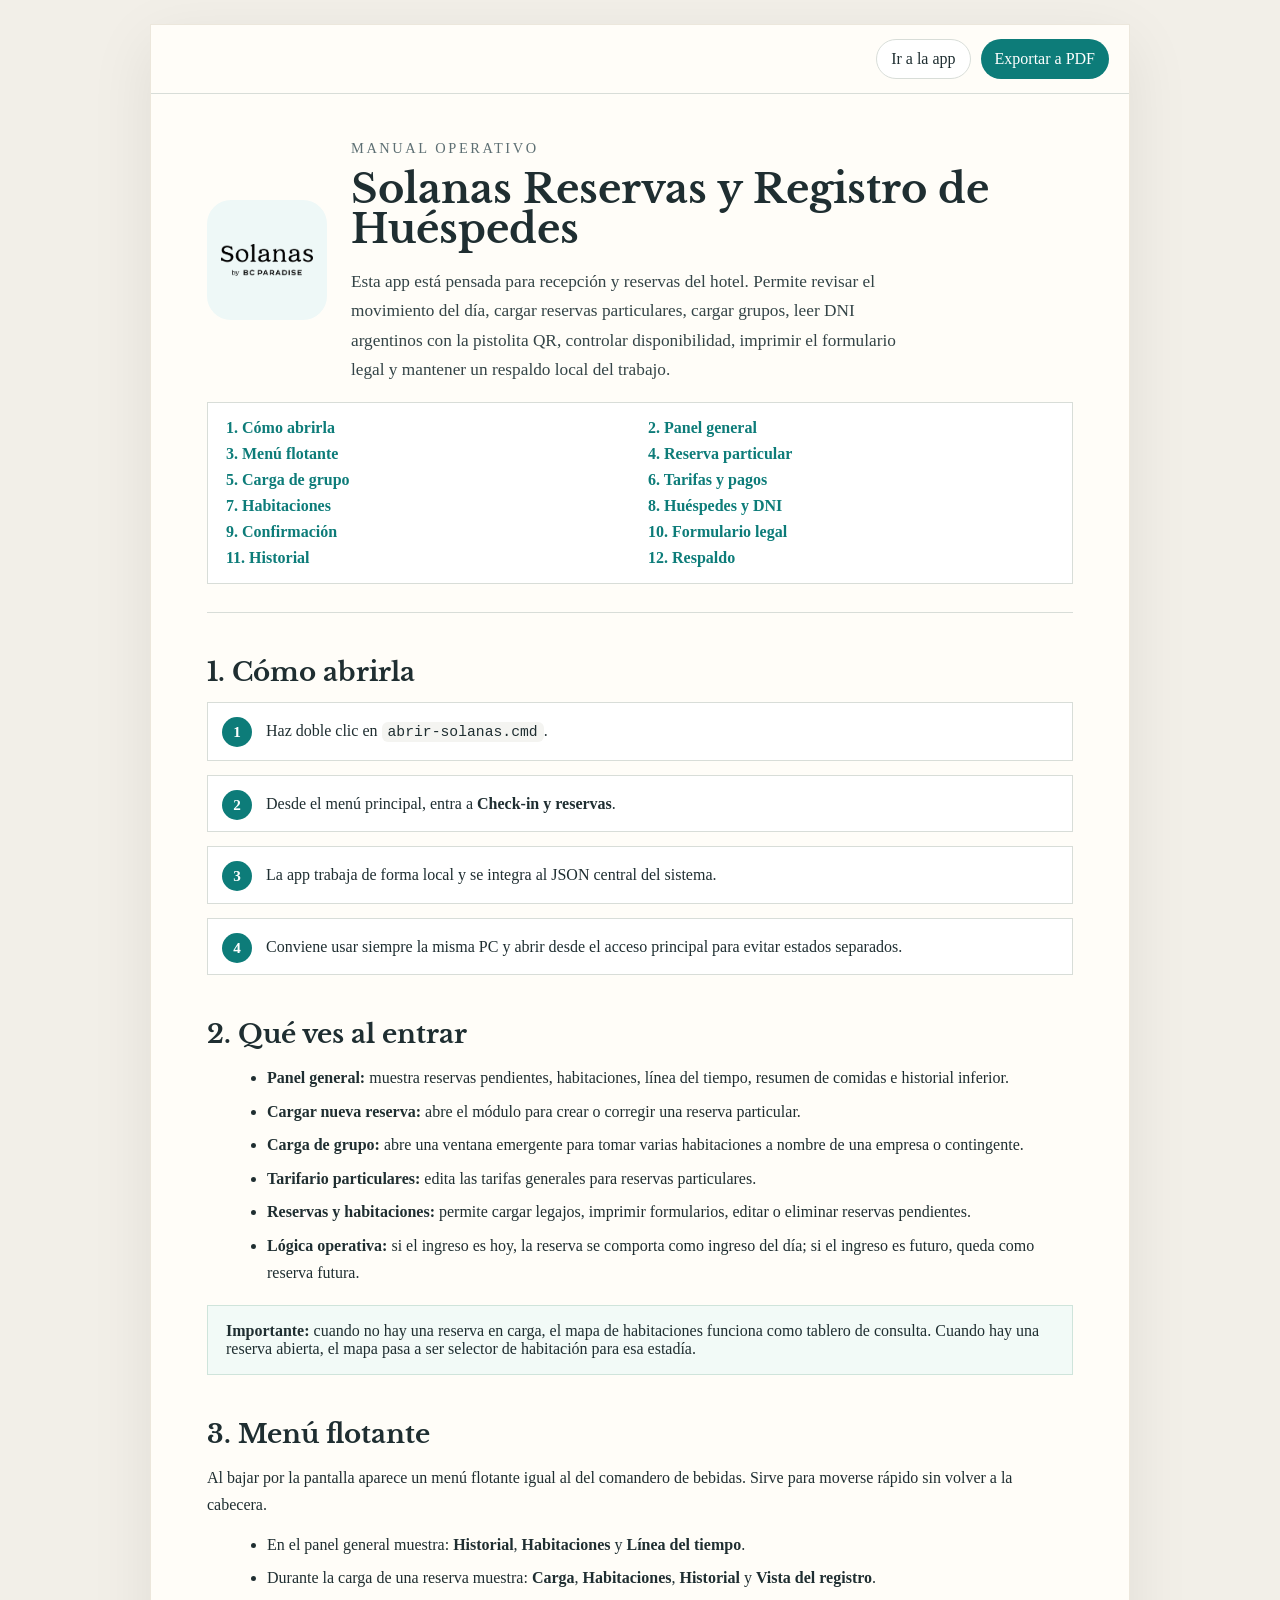
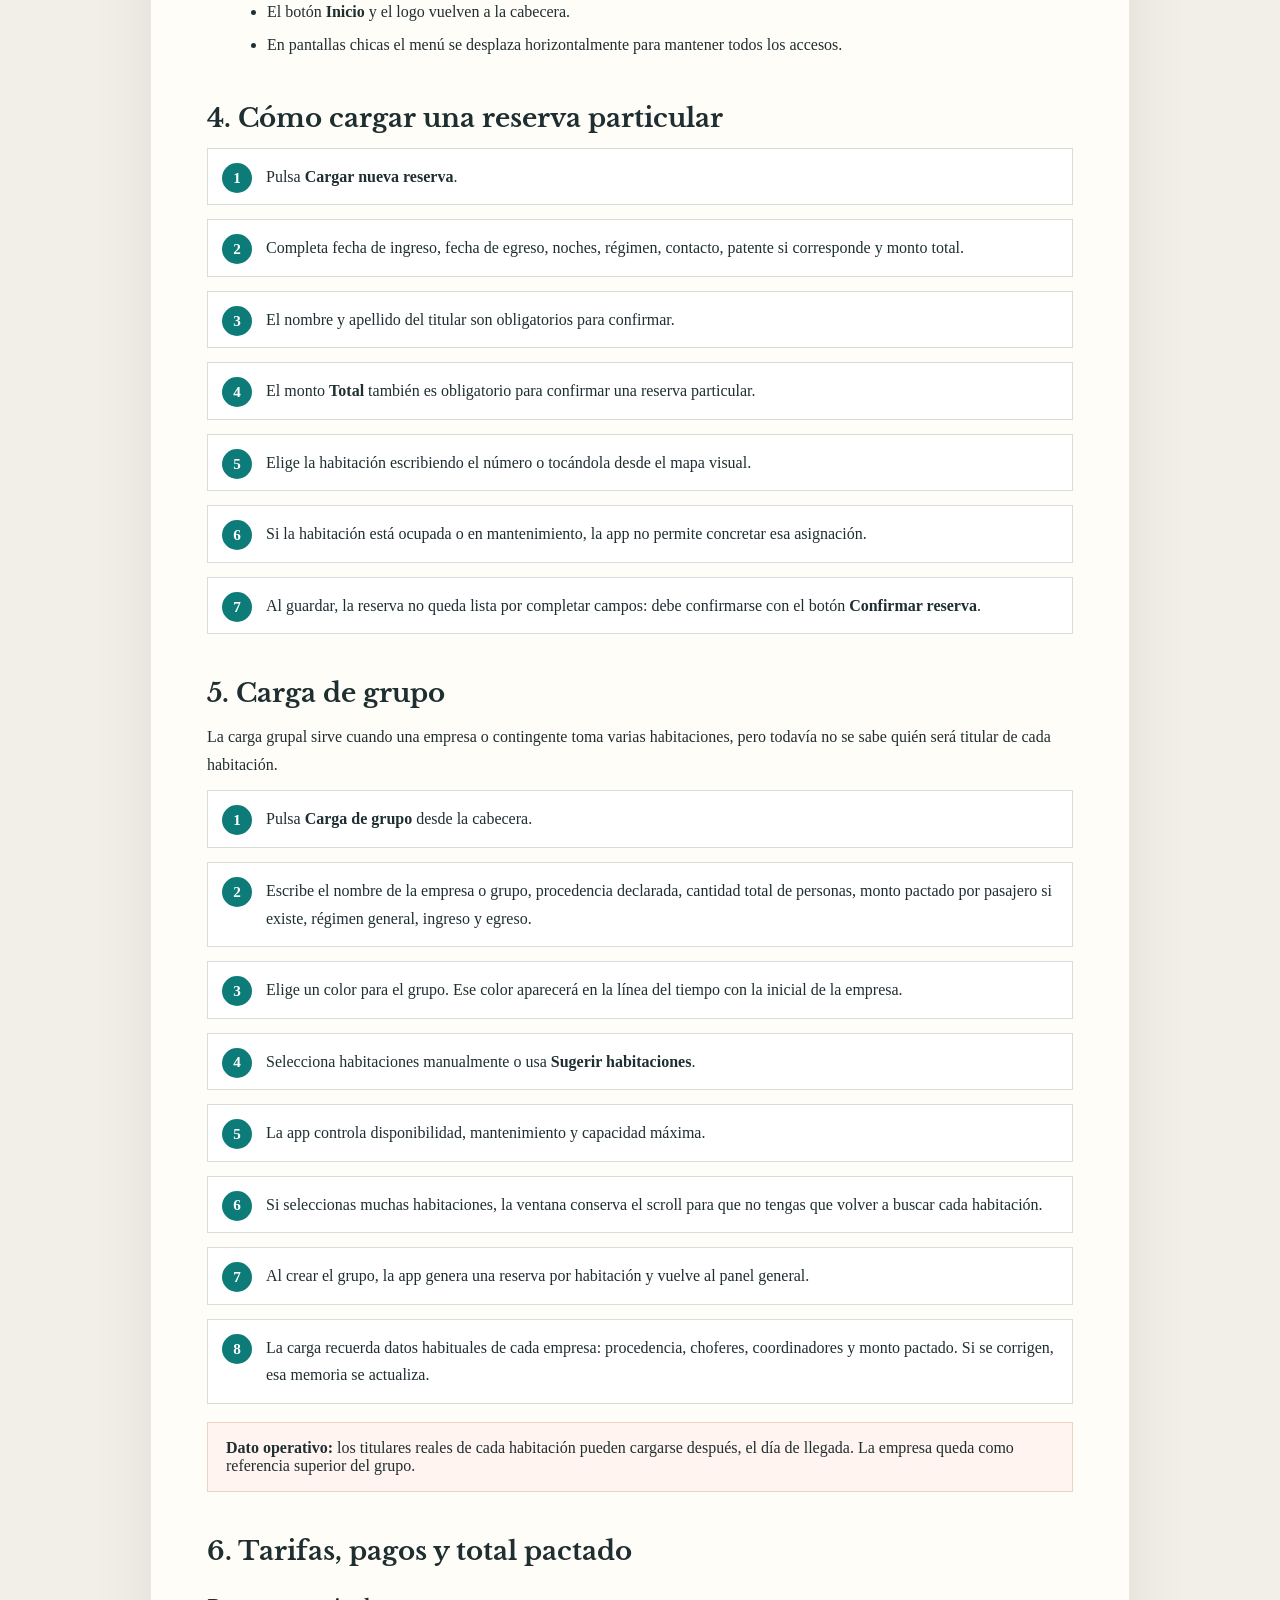
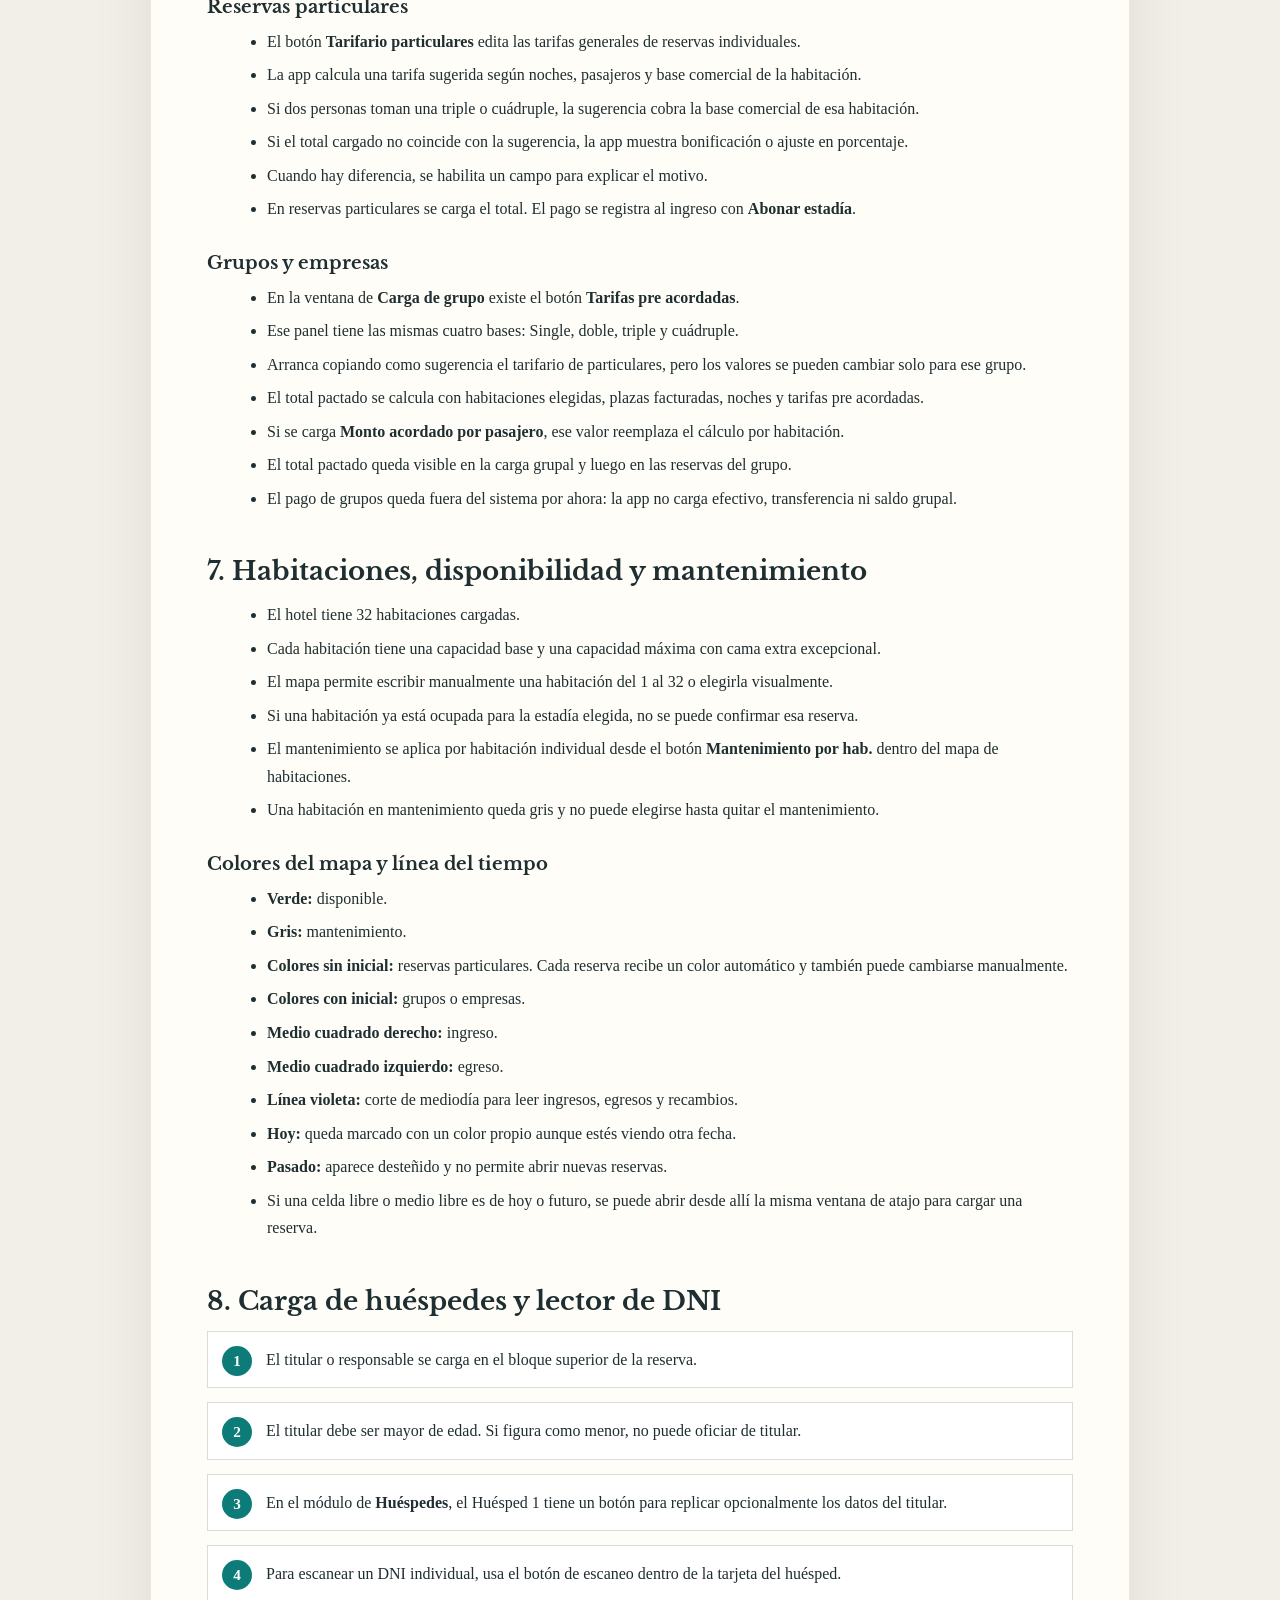
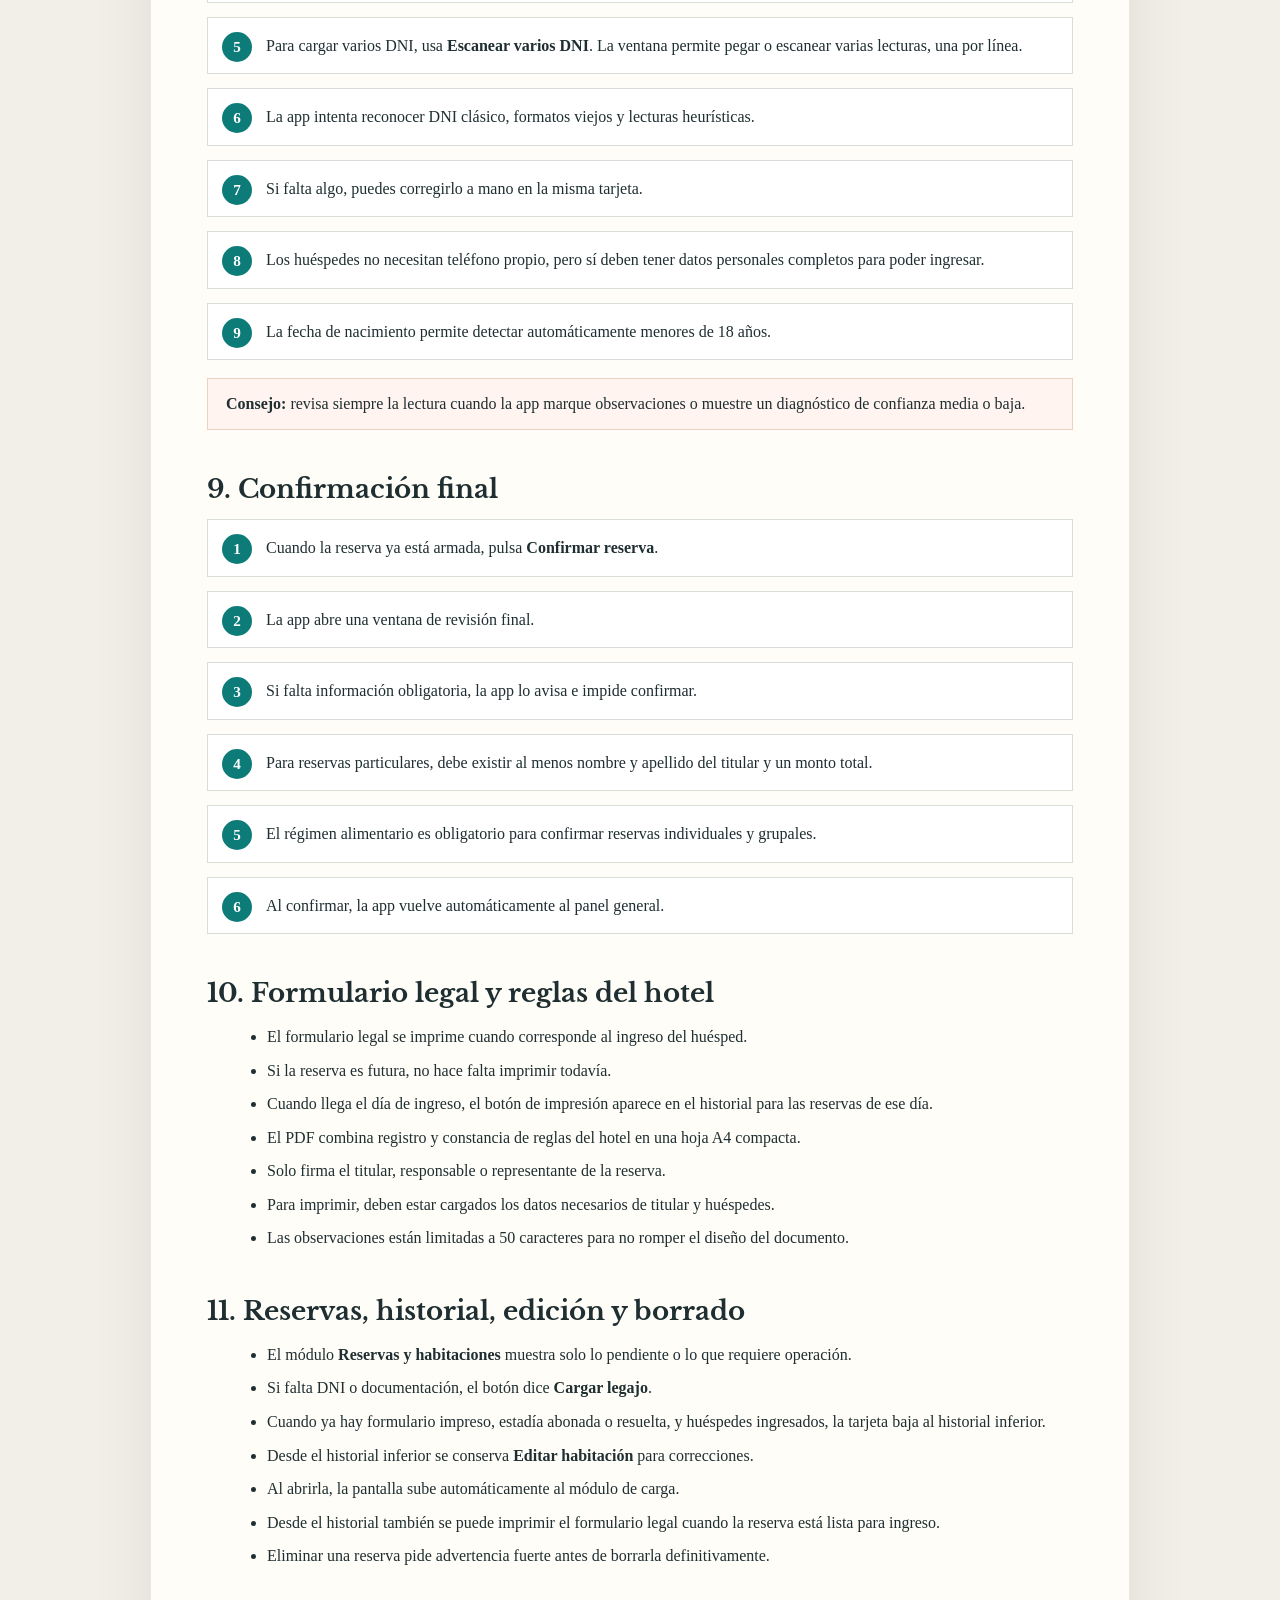
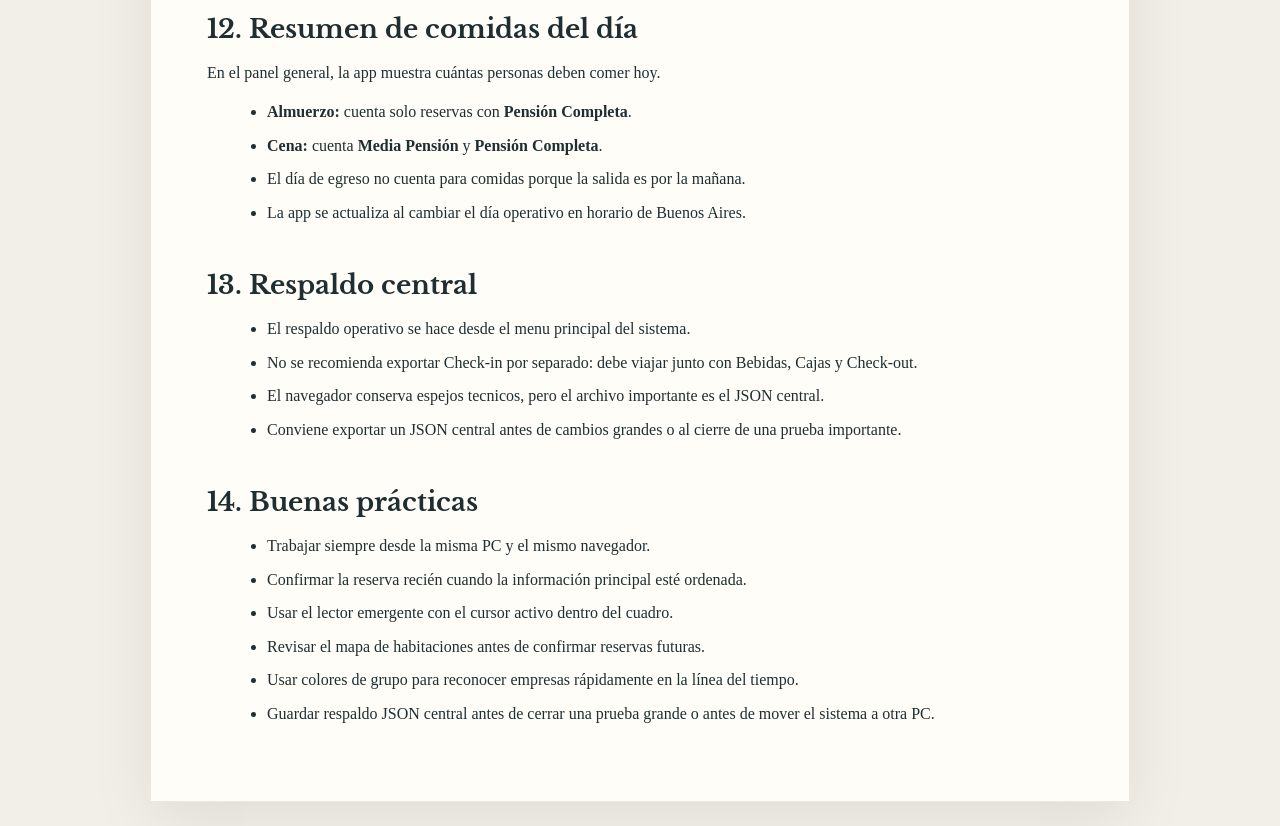
<file: modulos/checkin/manual-de-uso.html>
<!DOCTYPE html>
<html lang="es">
  <head>
    <meta charset="UTF-8" />
    <meta name="viewport" content="width=device-width, initial-scale=1.0" />
    <title>Manual de uso | Solanas Reservas y Registro de Hu&eacute;spedes</title>
    <link rel="icon" type="image/png" href="favicon-solanas.png" />
    <style>
      @font-face {
        font-family: "Libre Baskerville Solanas";
        src: url("./fonts/libre-baskerville-bold.ttf") format("truetype");
        font-weight: 700;
        font-style: normal;
        font-display: swap;
      }

      :root {
        --ink: #1f2e31;
        --muted: #5d6f73;
        --line: #d8ddd8;
        --paper: #fffdf8;
        --accent: #0d7c79;
        --accent-soft: #eef8f7;
        --warm: #fff4ef;
        --ok: #f2faf7;
        --title-font: "Libre Baskerville Solanas", Georgia, "Times New Roman", serif;
      }

      * {
        box-sizing: border-box;
      }

      html {
        scroll-behavior: smooth;
      }

      body {
        margin: 0;
        font-family: Georgia, "Times New Roman", serif;
        color: var(--ink);
        background: #f2efe8;
      }

      .page {
        width: min(980px, calc(100vw - 32px));
        margin: 24px auto;
        background: var(--paper);
        border: 1px solid #ece7dc;
        box-shadow: 0 18px 60px rgba(0, 0, 0, 0.08);
      }

      .toolbar {
        position: sticky;
        top: 0;
        z-index: 5;
        display: flex;
        justify-content: flex-end;
        gap: 10px;
        padding: 14px 20px;
        border-bottom: 1px solid var(--line);
        background: rgba(255, 253, 248, 0.96);
      }

      .toolbar button {
        padding: 10px 14px;
        border: 0;
        border-radius: 999px;
        background: var(--accent);
        color: #fff;
        font: inherit;
        cursor: pointer;
      }

      .toolbar .ghost {
        background: #fff;
        color: var(--ink);
        border: 1px solid var(--line);
      }

      .content {
        padding: 42px 56px 56px;
      }

      .cover {
        padding-bottom: 28px;
        border-bottom: 1px solid var(--line);
      }

      .cover-top {
        display: flex;
        align-items: center;
        gap: 24px;
      }

      .logo {
        width: 120px;
        height: 120px;
        object-fit: contain;
        border-radius: 24px;
        background: var(--accent-soft);
        padding: 14px;
      }

      .eyebrow {
        margin: 0 0 8px;
        color: var(--muted);
        font-size: 0.9rem;
        letter-spacing: 0.18em;
        text-transform: uppercase;
      }

      h1,
      h2,
      h3 {
        margin: 0;
        font-family: var(--title-font);
        font-weight: 700;
      }

      h1 {
        font-size: 2.5rem;
        line-height: 1;
      }

      h2 {
        margin: 42px 0 14px;
        font-size: 1.65rem;
      }

      h3 {
        margin: 28px 0 10px;
        font-size: 1.15rem;
      }

      p {
        margin: 0 0 12px;
        line-height: 1.72;
      }

      ul,
      ol {
        margin: 0 0 18px 20px;
        line-height: 1.72;
      }

      li + li {
        margin-top: 6px;
      }

      .lead {
        margin: 18px 0 0;
        max-width: 67ch;
        font-size: 1.08rem;
        line-height: 1.7;
        color: #344447;
      }

      .callout {
        margin: 18px 0;
        padding: 16px 18px;
        border: 1px solid #f0d2c5;
        background: var(--warm);
      }

      .ok {
        border-color: #cfe4db;
        background: var(--ok);
      }

      .steps {
        counter-reset: step;
        list-style: none;
        margin: 0;
        padding: 0;
      }

      .steps li {
        position: relative;
        margin: 0 0 14px;
        padding: 14px 14px 14px 58px;
        border: 1px solid var(--line);
        background: #fff;
      }

      .steps li::before {
        counter-increment: step;
        content: counter(step);
        position: absolute;
        left: 14px;
        top: 14px;
        width: 30px;
        height: 30px;
        border-radius: 50%;
        display: grid;
        place-items: center;
        background: var(--accent);
        color: #fff;
        font-weight: bold;
        font-size: 0.95rem;
      }

      code {
        padding: 2px 6px;
        border-radius: 6px;
        background: #f4f4f1;
        font-family: "Courier New", monospace;
        font-size: 0.92em;
      }

      .mini-index {
        display: grid;
        grid-template-columns: repeat(2, minmax(0, 1fr));
        gap: 8px 16px;
        margin: 18px 0 0;
        padding: 16px 18px;
        border: 1px solid var(--line);
        background: #fff;
      }

      .mini-index a {
        color: var(--accent);
        text-decoration: none;
        font-weight: 700;
      }

      @media (max-width: 760px) {
        .page {
          width: calc(100vw - 12px);
          margin: 6px auto;
        }

        .content {
          padding: 24px 18px 28px;
        }

        .cover-top {
          display: grid;
          grid-template-columns: 1fr;
        }

        .logo {
          width: 88px;
          height: 88px;
        }

        h1 {
          font-size: 2rem;
        }

        .mini-index {
          grid-template-columns: 1fr;
        }
      }
    </style>
  </head>
  <body>
    <div class="page">
      <div class="toolbar">
        <button type="button" class="ghost" onclick="window.location.href='index.html'">
          Ir a la app
        </button>
        <button type="button" onclick="window.print()">Exportar a PDF</button>
      </div>

      <div class="content">
        <section class="cover">
          <div class="cover-top">
            <img class="logo" src="../logo-solanas.png" alt="Solanas" />
            <div>
              <p class="eyebrow">Manual operativo</p>
              <h1>Solanas Reservas y Registro de Hu&eacute;spedes</h1>
              <p class="lead">
                Esta app est&aacute; pensada para recepci&oacute;n y reservas del hotel. Permite
                revisar el movimiento del d&iacute;a, cargar reservas particulares, cargar grupos,
                leer DNI argentinos con la pistolita QR, controlar disponibilidad, imprimir el
                formulario legal y mantener un respaldo local del trabajo.
              </p>
            </div>
          </div>
          <nav class="mini-index" aria-label="Indice del manual">
            <a href="#abrir">1. C&oacute;mo abrirla</a>
            <a href="#panel">2. Panel general</a>
            <a href="#menu">3. Men&uacute; flotante</a>
            <a href="#particular">4. Reserva particular</a>
            <a href="#grupo">5. Carga de grupo</a>
            <a href="#tarifas">6. Tarifas y pagos</a>
            <a href="#habitaciones">7. Habitaciones</a>
            <a href="#dni">8. Hu&eacute;spedes y DNI</a>
            <a href="#confirmacion">9. Confirmaci&oacute;n</a>
            <a href="#pdf">10. Formulario legal</a>
            <a href="#historial">11. Historial</a>
            <a href="#respaldo">12. Respaldo</a>
          </nav>
        </section>

        <section id="abrir">
          <h2>1. C&oacute;mo abrirla</h2>
          <ol class="steps">
            <li>Haz doble clic en <code>abrir-solanas.cmd</code>.</li>
            <li>Desde el men&uacute; principal, entra a <strong>Check-in y reservas</strong>.</li>
            <li>La app trabaja de forma local y se integra al JSON central del sistema.</li>
            <li>Conviene usar siempre la misma PC y abrir desde el acceso principal para evitar estados separados.</li>
          </ol>
        </section>

        <section id="panel">
          <h2>2. Qu&eacute; ves al entrar</h2>
          <ul>
            <li><strong>Panel general:</strong> muestra reservas pendientes, habitaciones, l&iacute;nea del tiempo, resumen de comidas e historial inferior.</li>
            <li><strong>Cargar nueva reserva:</strong> abre el m&oacute;dulo para crear o corregir una reserva particular.</li>
            <li><strong>Carga de grupo:</strong> abre una ventana emergente para tomar varias habitaciones a nombre de una empresa o contingente.</li>
            <li><strong>Tarifario particulares:</strong> edita las tarifas generales para reservas particulares.</li>
            <li><strong>Reservas y habitaciones:</strong> permite cargar legajos, imprimir formularios, editar o eliminar reservas pendientes.</li>
            <li><strong>L&oacute;gica operativa:</strong> si el ingreso es hoy, la reserva se comporta como ingreso del d&iacute;a; si el ingreso es futuro, queda como reserva futura.</li>
          </ul>

          <div class="callout ok">
            <strong>Importante:</strong> cuando no hay una reserva en carga, el mapa de habitaciones
            funciona como tablero de consulta. Cuando hay una reserva abierta, el mapa pasa a ser
            selector de habitaci&oacute;n para esa estad&iacute;a.
          </div>
        </section>

        <section id="menu">
          <h2>3. Men&uacute; flotante</h2>
          <p>
            Al bajar por la pantalla aparece un men&uacute; flotante igual al del comandero de bebidas.
            Sirve para moverse r&aacute;pido sin volver a la cabecera.
          </p>
          <ul>
            <li>En el panel general muestra: <strong>Historial</strong>, <strong>Habitaciones</strong> y <strong>L&iacute;nea del tiempo</strong>.</li>
            <li>Durante la carga de una reserva muestra: <strong>Carga</strong>, <strong>Habitaciones</strong>, <strong>Historial</strong> y <strong>Vista del registro</strong>.</li>
            <li>El bot&oacute;n <strong>Inicio</strong> y el logo vuelven a la cabecera.</li>
            <li>En pantallas chicas el men&uacute; se desplaza horizontalmente para mantener todos los accesos.</li>
          </ul>
        </section>

        <section id="particular">
          <h2>4. C&oacute;mo cargar una reserva particular</h2>
          <ol class="steps">
            <li>Pulsa <strong>Cargar nueva reserva</strong>.</li>
            <li>Completa fecha de ingreso, fecha de egreso, noches, r&eacute;gimen, contacto, patente si corresponde y monto total.</li>
            <li>El nombre y apellido del titular son obligatorios para confirmar.</li>
            <li>El monto <strong>Total</strong> tambi&eacute;n es obligatorio para confirmar una reserva particular.</li>
            <li>Elige la habitaci&oacute;n escribiendo el n&uacute;mero o toc&aacute;ndola desde el mapa visual.</li>
            <li>Si la habitaci&oacute;n est&aacute; ocupada o en mantenimiento, la app no permite concretar esa asignaci&oacute;n.</li>
            <li>Al guardar, la reserva no queda lista por completar campos: debe confirmarse con el bot&oacute;n <strong>Confirmar reserva</strong>.</li>
          </ol>
        </section>

        <section id="grupo">
          <h2>5. Carga de grupo</h2>
          <p>
            La carga grupal sirve cuando una empresa o contingente toma varias habitaciones, pero
            todav&iacute;a no se sabe qui&eacute;n ser&aacute; titular de cada habitaci&oacute;n.
          </p>
          <ol class="steps">
            <li>Pulsa <strong>Carga de grupo</strong> desde la cabecera.</li>
            <li>Escribe el nombre de la empresa o grupo, procedencia declarada, cantidad total de personas, monto pactado por pasajero si existe, r&eacute;gimen general, ingreso y egreso.</li>
            <li>Elige un color para el grupo. Ese color aparecer&aacute; en la l&iacute;nea del tiempo con la inicial de la empresa.</li>
            <li>Selecciona habitaciones manualmente o usa <strong>Sugerir habitaciones</strong>.</li>
            <li>La app controla disponibilidad, mantenimiento y capacidad m&aacute;xima.</li>
            <li>Si seleccionas muchas habitaciones, la ventana conserva el scroll para que no tengas que volver a buscar cada habitaci&oacute;n.</li>
            <li>Al crear el grupo, la app genera una reserva por habitaci&oacute;n y vuelve al panel general.</li>
            <li>La carga recuerda datos habituales de cada empresa: procedencia, choferes, coordinadores y monto pactado. Si se corrigen, esa memoria se actualiza.</li>
          </ol>

          <div class="callout">
            <strong>Dato operativo:</strong> los titulares reales de cada habitaci&oacute;n pueden
            cargarse despu&eacute;s, el d&iacute;a de llegada. La empresa queda como referencia superior
            del grupo.
          </div>
        </section>

        <section id="tarifas">
          <h2>6. Tarifas, pagos y total pactado</h2>
          <h3>Reservas particulares</h3>
          <ul>
            <li>El bot&oacute;n <strong>Tarifario particulares</strong> edita las tarifas generales de reservas individuales.</li>
            <li>La app calcula una tarifa sugerida seg&uacute;n noches, pasajeros y base comercial de la habitaci&oacute;n.</li>
            <li>Si dos personas toman una triple o cu&aacute;druple, la sugerencia cobra la base comercial de esa habitaci&oacute;n.</li>
            <li>Si el total cargado no coincide con la sugerencia, la app muestra bonificaci&oacute;n o ajuste en porcentaje.</li>
            <li>Cuando hay diferencia, se habilita un campo para explicar el motivo.</li>
            <li>En reservas particulares se carga el total. El pago se registra al ingreso con <strong>Abonar estad&iacute;a</strong>.</li>
          </ul>

          <h3>Grupos y empresas</h3>
          <ul>
            <li>En la ventana de <strong>Carga de grupo</strong> existe el bot&oacute;n <strong>Tarifas pre acordadas</strong>.</li>
            <li>Ese panel tiene las mismas cuatro bases: Single, doble, triple y cu&aacute;druple.</li>
            <li>Arranca copiando como sugerencia el tarifario de particulares, pero los valores se pueden cambiar solo para ese grupo.</li>
            <li>El total pactado se calcula con habitaciones elegidas, plazas facturadas, noches y tarifas pre acordadas.</li>
            <li>Si se carga <strong>Monto acordado por pasajero</strong>, ese valor reemplaza el c&aacute;lculo por habitaci&oacute;n.</li>
            <li>El total pactado queda visible en la carga grupal y luego en las reservas del grupo.</li>
            <li>El pago de grupos queda fuera del sistema por ahora: la app no carga efectivo, transferencia ni saldo grupal.</li>
          </ul>
        </section>

        <section id="habitaciones">
          <h2>7. Habitaciones, disponibilidad y mantenimiento</h2>
          <ul>
            <li>El hotel tiene 32 habitaciones cargadas.</li>
            <li>Cada habitaci&oacute;n tiene una capacidad base y una capacidad m&aacute;xima con cama extra excepcional.</li>
            <li>El mapa permite escribir manualmente una habitaci&oacute;n del 1 al 32 o elegirla visualmente.</li>
            <li>Si una habitaci&oacute;n ya est&aacute; ocupada para la estad&iacute;a elegida, no se puede confirmar esa reserva.</li>
            <li>El mantenimiento se aplica por habitaci&oacute;n individual desde el bot&oacute;n <strong>Mantenimiento por hab.</strong> dentro del mapa de habitaciones.</li>
            <li>Una habitaci&oacute;n en mantenimiento queda gris y no puede elegirse hasta quitar el mantenimiento.</li>
          </ul>

          <h3>Colores del mapa y l&iacute;nea del tiempo</h3>
          <ul>
            <li><strong>Verde:</strong> disponible.</li>
            <li><strong>Gris:</strong> mantenimiento.</li>
            <li><strong>Colores sin inicial:</strong> reservas particulares. Cada reserva recibe un color autom&aacute;tico y tambi&eacute;n puede cambiarse manualmente.</li>
            <li><strong>Colores con inicial:</strong> grupos o empresas.</li>
            <li><strong>Medio cuadrado derecho:</strong> ingreso.</li>
            <li><strong>Medio cuadrado izquierdo:</strong> egreso.</li>
            <li><strong>L&iacute;nea violeta:</strong> corte de mediod&iacute;a para leer ingresos, egresos y recambios.</li>
            <li><strong>Hoy:</strong> queda marcado con un color propio aunque est&eacute;s viendo otra fecha.</li>
            <li><strong>Pasado:</strong> aparece deste&ntilde;ido y no permite abrir nuevas reservas.</li>
            <li>Si una celda libre o medio libre es de hoy o futuro, se puede abrir desde all&iacute; la misma ventana de atajo para cargar una reserva.</li>
          </ul>
        </section>

        <section id="dni">
          <h2>8. Carga de hu&eacute;spedes y lector de DNI</h2>
          <ol class="steps">
            <li>El titular o responsable se carga en el bloque superior de la reserva.</li>
            <li>El titular debe ser mayor de edad. Si figura como menor, no puede oficiar de titular.</li>
            <li>En el m&oacute;dulo de <strong>Hu&eacute;spedes</strong>, el Hu&eacute;sped 1 tiene un bot&oacute;n para replicar opcionalmente los datos del titular.</li>
            <li>Para escanear un DNI individual, usa el bot&oacute;n de escaneo dentro de la tarjeta del hu&eacute;sped.</li>
            <li>Para cargar varios DNI, usa <strong>Escanear varios DNI</strong>. La ventana permite pegar o escanear varias lecturas, una por l&iacute;nea.</li>
            <li>La app intenta reconocer DNI cl&aacute;sico, formatos viejos y lecturas heur&iacute;sticas.</li>
            <li>Si falta algo, puedes corregirlo a mano en la misma tarjeta.</li>
            <li>Los hu&eacute;spedes no necesitan tel&eacute;fono propio, pero s&iacute; deben tener datos personales completos para poder ingresar.</li>
            <li>La fecha de nacimiento permite detectar autom&aacute;ticamente menores de 18 a&ntilde;os.</li>
          </ol>

          <div class="callout">
            <strong>Consejo:</strong> revisa siempre la lectura cuando la app marque observaciones o
            muestre un diagn&oacute;stico de confianza media o baja.
          </div>
        </section>

        <section id="confirmacion">
          <h2>9. Confirmaci&oacute;n final</h2>
          <ol class="steps">
            <li>Cuando la reserva ya est&aacute; armada, pulsa <strong>Confirmar reserva</strong>.</li>
            <li>La app abre una ventana de revisi&oacute;n final.</li>
            <li>Si falta informaci&oacute;n obligatoria, la app lo avisa e impide confirmar.</li>
            <li>Para reservas particulares, debe existir al menos nombre y apellido del titular y un monto total.</li>
            <li>El r&eacute;gimen alimentario es obligatorio para confirmar reservas individuales y grupales.</li>
            <li>Al confirmar, la app vuelve autom&aacute;ticamente al panel general.</li>
          </ol>
        </section>

        <section id="pdf">
          <h2>10. Formulario legal y reglas del hotel</h2>
          <ul>
            <li>El formulario legal se imprime cuando corresponde al ingreso del hu&eacute;sped.</li>
            <li>Si la reserva es futura, no hace falta imprimir todav&iacute;a.</li>
            <li>Cuando llega el d&iacute;a de ingreso, el bot&oacute;n de impresi&oacute;n aparece en el historial para las reservas de ese d&iacute;a.</li>
            <li>El PDF combina registro y constancia de reglas del hotel en una hoja A4 compacta.</li>
            <li>Solo firma el titular, responsable o representante de la reserva.</li>
            <li>Para imprimir, deben estar cargados los datos necesarios de titular y hu&eacute;spedes.</li>
            <li>Las observaciones est&aacute;n limitadas a 50 caracteres para no romper el dise&ntilde;o del documento.</li>
          </ul>
        </section>

        <section id="historial">
          <h2>11. Reservas, historial, edici&oacute;n y borrado</h2>
          <ul>
            <li>El m&oacute;dulo <strong>Reservas y habitaciones</strong> muestra solo lo pendiente o lo que requiere operaci&oacute;n.</li>
            <li>Si falta DNI o documentaci&oacute;n, el bot&oacute;n dice <strong>Cargar legajo</strong>.</li>
            <li>Cuando ya hay formulario impreso, estad&iacute;a abonada o resuelta, y hu&eacute;spedes ingresados, la tarjeta baja al historial inferior.</li>
            <li>Desde el historial inferior se conserva <strong>Editar habitaci&oacute;n</strong> para correcciones.</li>
            <li>Al abrirla, la pantalla sube autom&aacute;ticamente al m&oacute;dulo de carga.</li>
            <li>Desde el historial tambi&eacute;n se puede imprimir el formulario legal cuando la reserva est&aacute; lista para ingreso.</li>
            <li>Eliminar una reserva pide advertencia fuerte antes de borrarla definitivamente.</li>
          </ul>
        </section>

        <section id="comidas">
          <h2>12. Resumen de comidas del d&iacute;a</h2>
          <p>
            En el panel general, la app muestra cu&aacute;ntas personas deben comer hoy.
          </p>
          <ul>
            <li><strong>Almuerzo:</strong> cuenta solo reservas con <strong>Pensi&oacute;n Completa</strong>.</li>
            <li><strong>Cena:</strong> cuenta <strong>Media Pensi&oacute;n</strong> y <strong>Pensi&oacute;n Completa</strong>.</li>
            <li>El d&iacute;a de egreso no cuenta para comidas porque la salida es por la ma&ntilde;ana.</li>
            <li>La app se actualiza al cambiar el d&iacute;a operativo en horario de Buenos Aires.</li>
          </ul>
        </section>

        <section id="respaldo">
          <h2>13. Respaldo central</h2>
          <ul>
            <li>El respaldo operativo se hace desde el menu principal del sistema.</li>
            <li>No se recomienda exportar Check-in por separado: debe viajar junto con Bebidas, Cajas y Check-out.</li>
            <li>El navegador conserva espejos tecnicos, pero el archivo importante es el JSON central.</li>
            <li>Conviene exportar un JSON central antes de cambios grandes o al cierre de una prueba importante.</li>
          </ul>
        </section>

        <section id="practicas">
          <h2>14. Buenas pr&aacute;cticas</h2>
          <ul>
            <li>Trabajar siempre desde la misma PC y el mismo navegador.</li>
            <li>Confirmar la reserva reci&eacute;n cuando la informaci&oacute;n principal est&eacute; ordenada.</li>
            <li>Usar el lector emergente con el cursor activo dentro del cuadro.</li>
            <li>Revisar el mapa de habitaciones antes de confirmar reservas futuras.</li>
            <li>Usar colores de grupo para reconocer empresas r&aacute;pidamente en la l&iacute;nea del tiempo.</li>
            <li>Guardar respaldo JSON central antes de cerrar una prueba grande o antes de mover el sistema a otra PC.</li>
          </ul>
        </section>
      </div>
    </div>
  </body>
</html>
</file>
